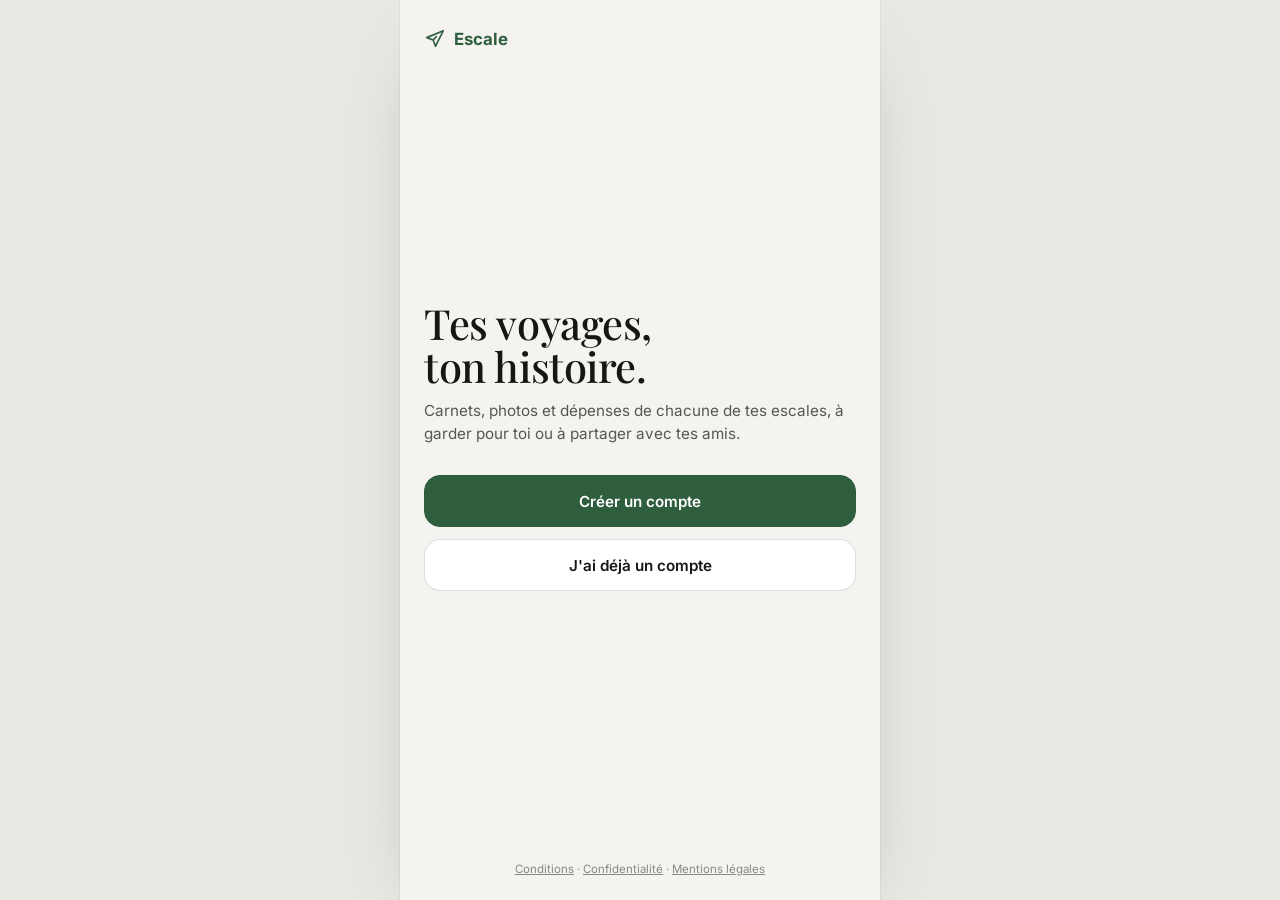
<file: index.html>
<!doctype html>
<html lang="fr">
<head>
<meta charset="utf-8">
<meta name="viewport" content="width=device-width,initial-scale=1,viewport-fit=cover">
<title>Escale</title>
<meta name="description" content="Escale, ton carnet de voyage : souvenirs, photos et dépenses, à garder pour toi ou à partager avec tes amis.">
<meta name="theme-color" content="#F4F3EF">
<meta name="referrer" content="strict-origin-when-cross-origin">
<meta name="apple-mobile-web-app-capable" content="yes">
<meta name="mobile-web-app-capable" content="yes">
<meta name="apple-mobile-web-app-status-bar-style" content="default">
<meta name="apple-mobile-web-app-title" content="Escale">
<link rel="manifest" href="manifest.webmanifest">
<link rel="icon" href="icons/icon-192.png" sizes="192x192">
<link rel="apple-touch-icon" href="icons/apple-touch-icon.png">
<link rel="stylesheet" href="css/fonts.css">
<link rel="stylesheet" href="css/app.css">
</head>
<body>
<div class="phone" id="phone">
  <section class="screen" id="s-home" aria-label="Accueil"></section>
  <section class="screen" id="s-carnets" hidden aria-label="Mes voyages"></section>
  <section class="screen" id="s-fil" hidden aria-label="Fil"></section>
  <section class="screen" id="s-profil" hidden aria-label="Profil"></section>
  <section class="screen" id="s-ami" hidden aria-label="Profil d'un membre"></section>
  <section class="screen" id="s-journal" hidden aria-label="Journal"></section>
  <section class="screen" id="s-carte" hidden aria-label="Carte"></section>
  <section class="screen" id="s-carnet" hidden aria-label="Voyage"></section>
  <section class="screen" id="s-depenses" hidden aria-label="Mes dépenses"></section>
  <section class="screen" id="s-ia" hidden aria-label="Assistant">
    <div class="navrow"><button class="iconbtn" data-act="back" aria-label="Retour"><svg viewBox="0 0 24 24" fill="none" stroke="currentColor" stroke-width="2"><path d="M15 5l-7 7 7 7"/></svg></button><button class="link" id="clearChat">Effacer</button></div>
    <h1 class="bigtitle sans">Assistant</h1><p class="caps" style="margin-top:6px">Tes voyages, tes comptes</p>
    <div class="scope" id="scope"></div>
    <div class="chat" id="chat" aria-live="polite"></div>
  </section>
  <div class="askbar" id="askbar" hidden>
    <div class="sugg" id="sugg"></div>
    <form id="askForm"><label for="askIn" class="sr">Ta question</label><input id="askIn" maxlength="500" placeholder="Une question sur tes voyages…" autocomplete="off"><button id="askBtn" aria-label="Envoyer"><svg viewBox="0 0 24 24" fill="none" stroke="currentColor" stroke-width="2"><path d="M12 19V5M6 11l6-6 6 6"/></svg></button></form>
  </div>
  <div class="dock" id="dock" hidden></div>
  <nav aria-label="Navigation">
    <button data-go="home" class="on"><i><svg class="o" viewBox="0 0 24 24" fill="none" stroke="currentColor" stroke-width="1.8" stroke-linejoin="round"><path d="M4 10.5L12 4l8 6.5V19a1.5 1.5 0 0 1-1.5 1.5H15v-5.5a3 3 0 0 0-6 0v5.5H5.5A1.5 1.5 0 0 1 4 19z"/></svg><svg class="f" viewBox="0 0 24 24" fill="currentColor"><path d="M3.2 10.6L12 3.4l8.8 7.2V19a2 2 0 0 1-2 2H15v-5.5a3 3 0 0 0-6 0V21H5.2a2 2 0 0 1-2-2z"/></svg></i><span class="lb">Accueil</span></button>
    <button data-go="carnets"><i><svg viewBox="0 0 24 24" fill="none" stroke="currentColor" stroke-width="1.8" stroke-linejoin="round"><rect x="3.5" y="7" width="17" height="13" rx="2.5"/><path d="M9 7V5.5A1.5 1.5 0 0 1 10.5 4h3A1.5 1.5 0 0 1 15 5.5V7M8 7v13M16 7v13"/></svg></i><span class="lb">Voyages</span></button>
    <button data-go="carte"><i><svg viewBox="0 0 24 24" fill="none" stroke="currentColor" stroke-width="1.8" stroke-linejoin="round" stroke-linecap="round"><path d="M9 5L3.5 7v12.5L9 17.5l6 2 5.5-2V5L15 7z"/><path d="M9 5v12.5M15 7v4"/><path d="M17.5 13.2c0 2-2.5 4.3-2.5 4.3s-2.5-2.3-2.5-4.3a2.5 2.5 0 0 1 5 0z" fill="#fff"/><circle cx="15" cy="13.2" r=".9" fill="currentColor" stroke="none"/></svg></i><span class="lb">Carte</span></button>
    <button data-go="fil"><i><svg viewBox="0 0 24 24" fill="none" stroke="currentColor" stroke-width="1.8" stroke-linecap="round"><rect x="4" y="4" width="16" height="16" rx="3.5"/><path d="M8 9h8M8 12.5h8M8 16h5"/></svg></i><span class="lb">Fil</span></button>
    <button data-go="profil"><i><svg viewBox="0 0 24 24" fill="none" stroke="currentColor" stroke-width="1.8" stroke-linecap="round"><circle cx="12" cy="8" r="4"/><path d="M4.5 20.5c.6-4.2 3.6-6.5 7.5-6.5s6.9 2.3 7.5 6.5"/></svg></i><span class="lb">Profil</span></button>
  </nav>
  <button class="fab" id="fab" data-act="plusMenu" aria-label="Ajouter"><svg viewBox="0 0 24 24" fill="none" stroke="currentColor" stroke-width="2"><path d="M12 5v14M5 12h14"/></svg></button>
  <div class="scrim" id="scrim" hidden></div>
  <div class="panel" id="panel" role="dialog" aria-modal="true"></div>
  <div class="gate" id="gate" hidden></div>
  <div class="toast" id="toast" role="status" aria-live="polite"></div>
  <div class="offline-bar" role="status">Hors connexion : tu peux continuer à noter tes dépenses, elles seront envoyées au retour du réseau.</div>
  <input type="file" id="file" accept="image/*" hidden>
  <input type="file" id="scanfile" accept="image/*" capture="environment" hidden>
  <div class="splash" id="splash"><span class="brand">Escale</span><span class="caps">Tes voyages, ton histoire</span></div>
</div>
<noscript>Escale a besoin de JavaScript pour fonctionner.</noscript>
<script src="js/config.js"></script>
<script src="vendor/supabase.js"></script>
<script src="vendor/gsap.min.js" defer></script>
<script src="vendor/d3.min.js"></script>
<script src="vendor/topojson-client.min.js"></script>
<script src="vendor/jszip.min.js" defer></script>
<script src="js/world.js"></script>
<script src="js/ref.js"></script>
<script src="js/store.js"></script>
<script src="js/ui.js"></script>
<script src="js/comptes.js"></script>
<script src="js/v12.js"></script>
<script src="js/social.js"></script>
<script src="js/auth.js"></script>
</body>
</html>
</file>
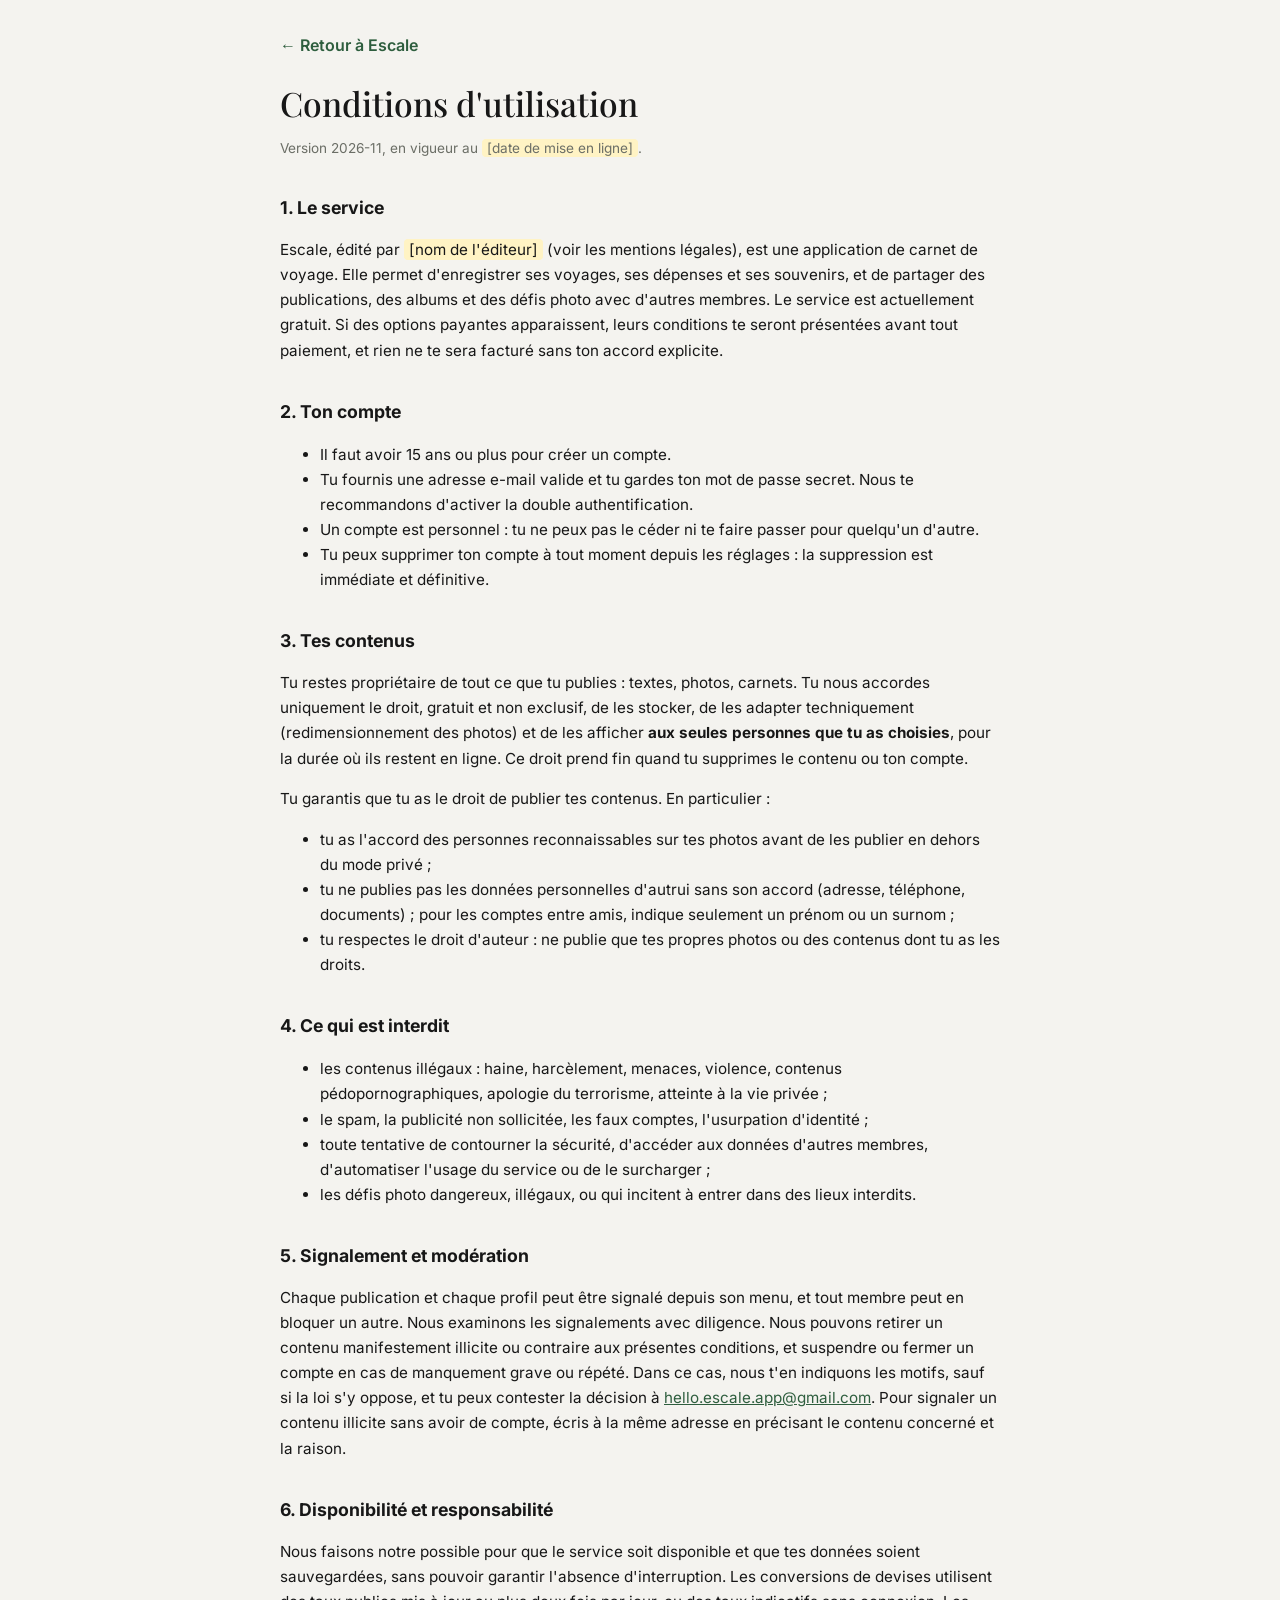
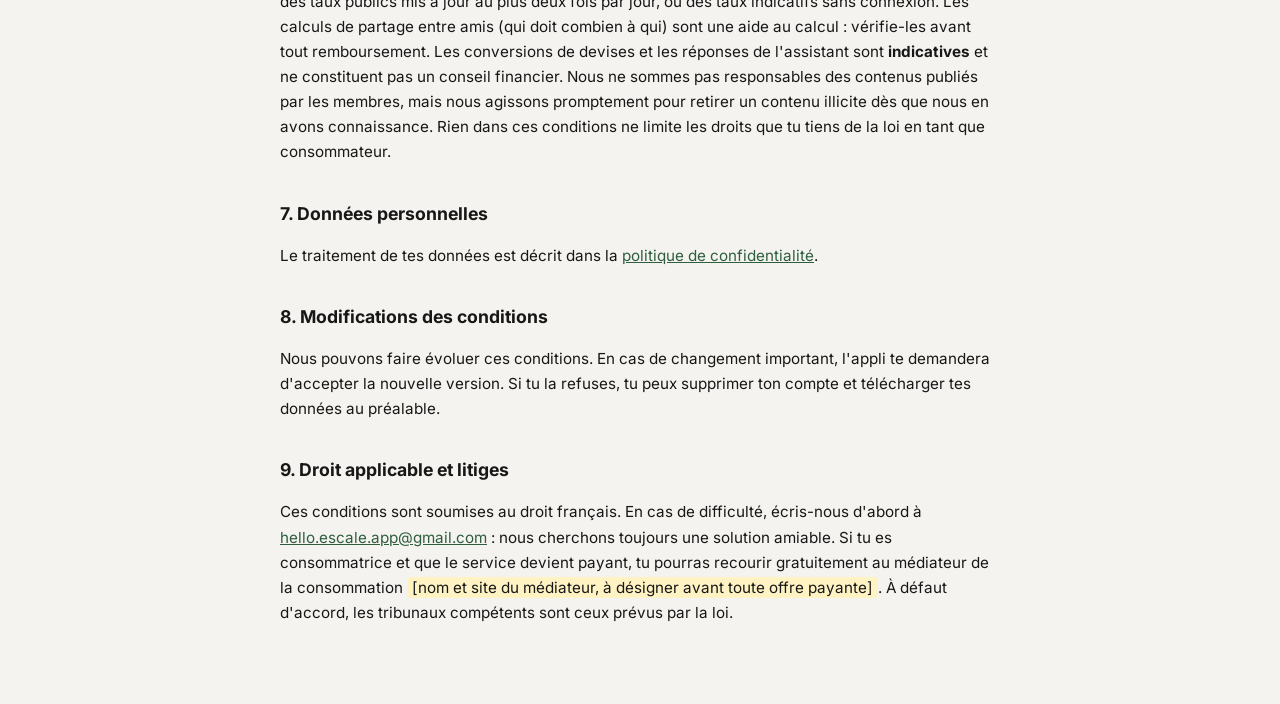
<file: legal/cgu.html>
<!doctype html>
<html lang="fr">
<head>
<meta charset="utf-8"><meta name="viewport" content="width=device-width,initial-scale=1">
<title>Conditions d'utilisation, Escale</title>
<link rel="stylesheet" href="../css/fonts.css"><link rel="stylesheet" href="legal.css">
</head>
<body><main>
<a class="back" href="../">← Retour à Escale</a>
<h1>Conditions d'utilisation</h1>
<p class="maj">Version 2026-11, en vigueur au <span class="todo">[date de mise en ligne]</span>.</p>

<h2>1. Le service</h2>
<p>Escale, édité par <span class="todo">[nom de l'éditeur]</span> (voir les mentions légales), est une application de carnet de voyage. Elle permet d'enregistrer ses voyages, ses dépenses et ses souvenirs, et de partager des publications, des albums et des défis photo avec d'autres membres. Le service est actuellement gratuit. Si des options payantes apparaissent, leurs conditions te seront présentées avant tout paiement, et rien ne te sera facturé sans ton accord explicite.</p>

<h2>2. Ton compte</h2>
<ul>
<li>Il faut avoir 15 ans ou plus pour créer un compte.</li>
<li>Tu fournis une adresse e-mail valide et tu gardes ton mot de passe secret. Nous te recommandons d'activer la double authentification.</li>
<li>Un compte est personnel : tu ne peux pas le céder ni te faire passer pour quelqu'un d'autre.</li>
<li>Tu peux supprimer ton compte à tout moment depuis les réglages : la suppression est immédiate et définitive.</li>
</ul>

<h2>3. Tes contenus</h2>
<p>Tu restes propriétaire de tout ce que tu publies : textes, photos, carnets. Tu nous accordes uniquement le droit, gratuit et non exclusif, de les stocker, de les adapter techniquement (redimensionnement des photos) et de les afficher <b>aux seules personnes que tu as choisies</b>, pour la durée où ils restent en ligne. Ce droit prend fin quand tu supprimes le contenu ou ton compte.</p>
<p>Tu garantis que tu as le droit de publier tes contenus. En particulier :</p>
<ul>
<li>tu as l'accord des personnes reconnaissables sur tes photos avant de les publier en dehors du mode privé ;</li>
<li>tu ne publies pas les données personnelles d'autrui sans son accord (adresse, téléphone, documents) ; pour les comptes entre amis, indique seulement un prénom ou un surnom ;</li>
<li>tu respectes le droit d'auteur : ne publie que tes propres photos ou des contenus dont tu as les droits.</li>
</ul>

<h2>4. Ce qui est interdit</h2>
<ul>
<li>les contenus illégaux : haine, harcèlement, menaces, violence, contenus pédopornographiques, apologie du terrorisme, atteinte à la vie privée ;</li>
<li>le spam, la publicité non sollicitée, les faux comptes, l'usurpation d'identité ;</li>
<li>toute tentative de contourner la sécurité, d'accéder aux données d'autres membres, d'automatiser l'usage du service ou de le surcharger ;</li>
<li>les défis photo dangereux, illégaux, ou qui incitent à entrer dans des lieux interdits.</li>
</ul>

<h2>5. Signalement et modération</h2>
<p>Chaque publication et chaque profil peut être signalé depuis son menu, et tout membre peut en bloquer un autre. Nous examinons les signalements avec diligence. Nous pouvons retirer un contenu manifestement illicite ou contraire aux présentes conditions, et suspendre ou fermer un compte en cas de manquement grave ou répété. Dans ce cas, nous t'en indiquons les motifs, sauf si la loi s'y oppose, et tu peux contester la décision à <a href="mailto:hello.escale.app@gmail.com">hello.escale.app@gmail.com</a>. Pour signaler un contenu illicite sans avoir de compte, écris à la même adresse en précisant le contenu concerné et la raison.</p>

<h2>6. Disponibilité et responsabilité</h2>
<p>Nous faisons notre possible pour que le service soit disponible et que tes données soient sauvegardées, sans pouvoir garantir l'absence d'interruption. Les conversions de devises utilisent des taux publics mis à jour au plus deux fois par jour, ou des taux indicatifs sans connexion. Les calculs de partage entre amis (qui doit combien à qui) sont une aide au calcul : vérifie-les avant tout remboursement. Les conversions de devises et les réponses de l'assistant sont <b>indicatives</b> et ne constituent pas un conseil financier. Nous ne sommes pas responsables des contenus publiés par les membres, mais nous agissons promptement pour retirer un contenu illicite dès que nous en avons connaissance. Rien dans ces conditions ne limite les droits que tu tiens de la loi en tant que consommateur.</p>

<h2>7. Données personnelles</h2>
<p>Le traitement de tes données est décrit dans la <a href="confidentialite.html">politique de confidentialité</a>.</p>

<h2>8. Modifications des conditions</h2>
<p>Nous pouvons faire évoluer ces conditions. En cas de changement important, l'appli te demandera d'accepter la nouvelle version. Si tu la refuses, tu peux supprimer ton compte et télécharger tes données au préalable.</p>

<h2>9. Droit applicable et litiges</h2>
<p>Ces conditions sont soumises au droit français. En cas de difficulté, écris-nous d'abord à <a href="mailto:hello.escale.app@gmail.com">hello.escale.app@gmail.com</a> : nous cherchons toujours une solution amiable. Si tu es consommatrice et que le service devient payant, tu pourras recourir gratuitement au médiateur de la consommation <span class="todo">[nom et site du médiateur, à désigner avant toute offre payante]</span>. À défaut d'accord, les tribunaux compétents sont ceux prévus par la loi.</p>
</main></body></html>
</file>
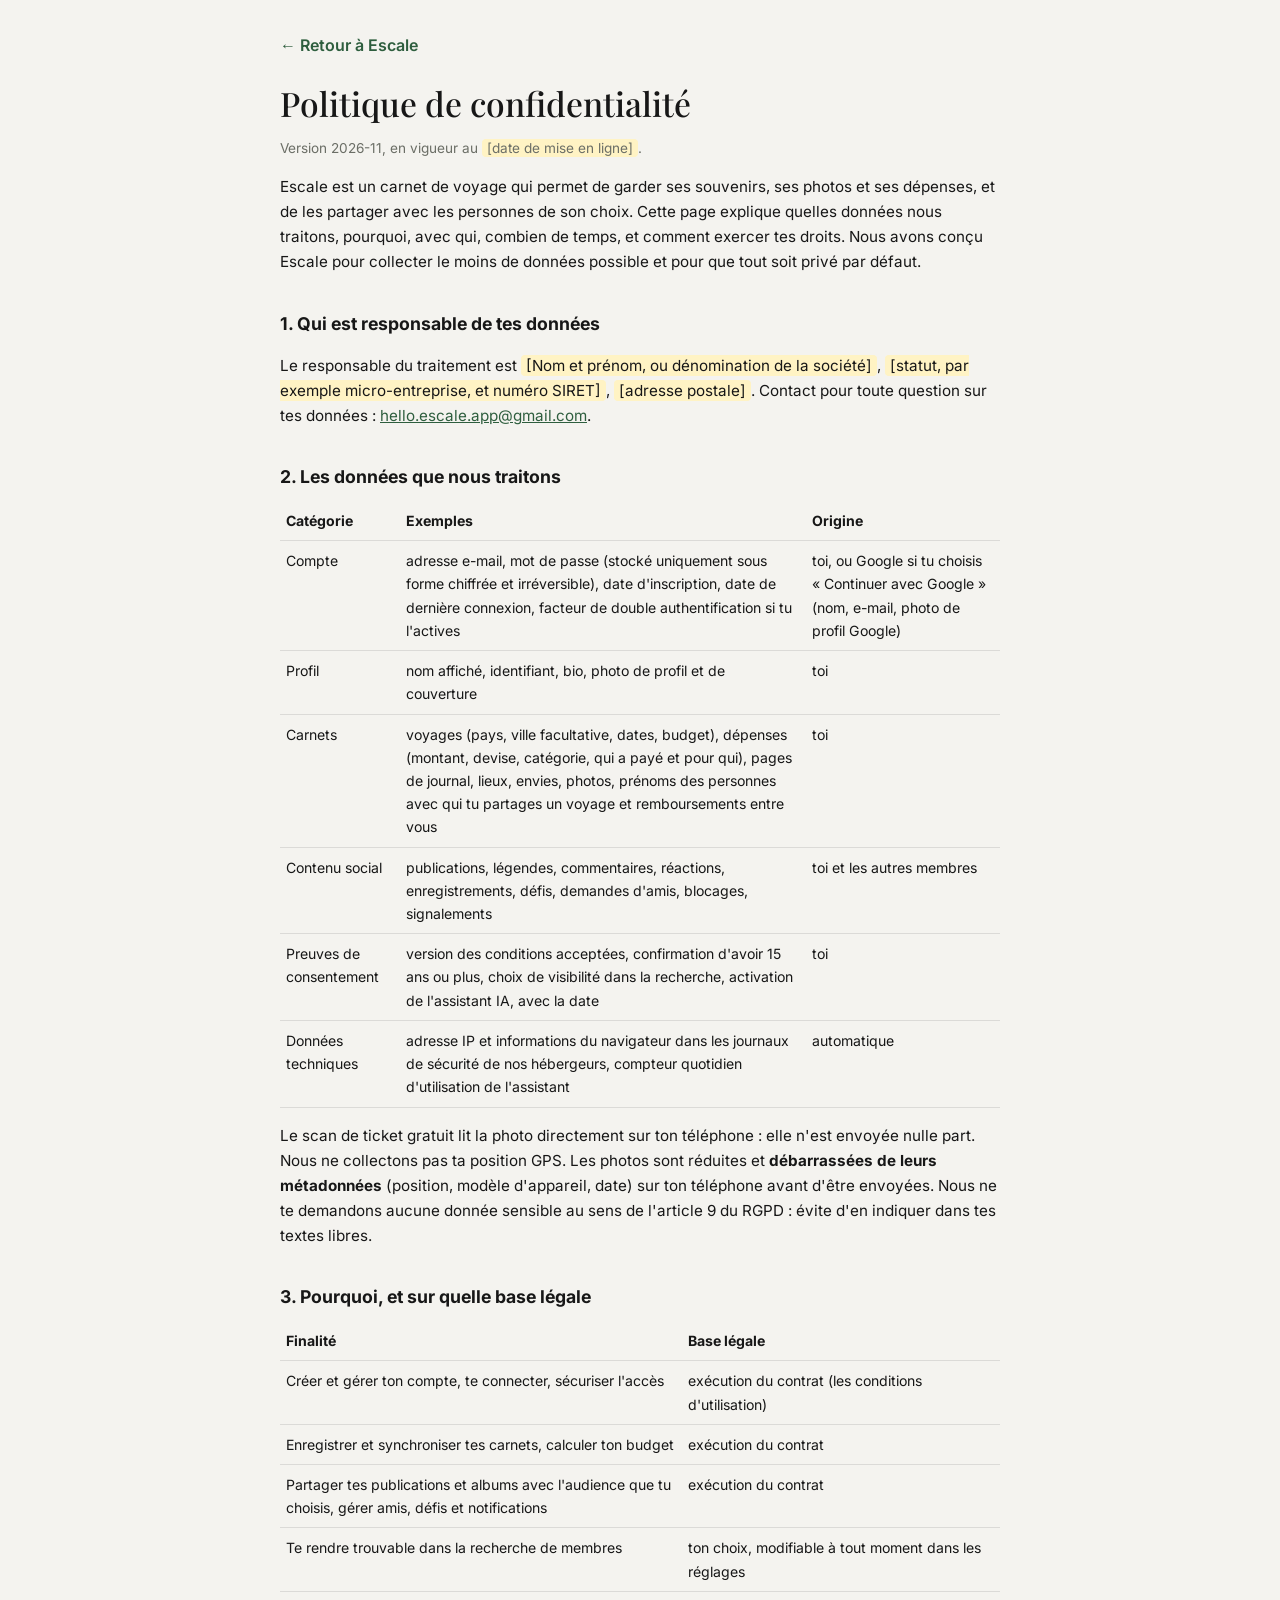
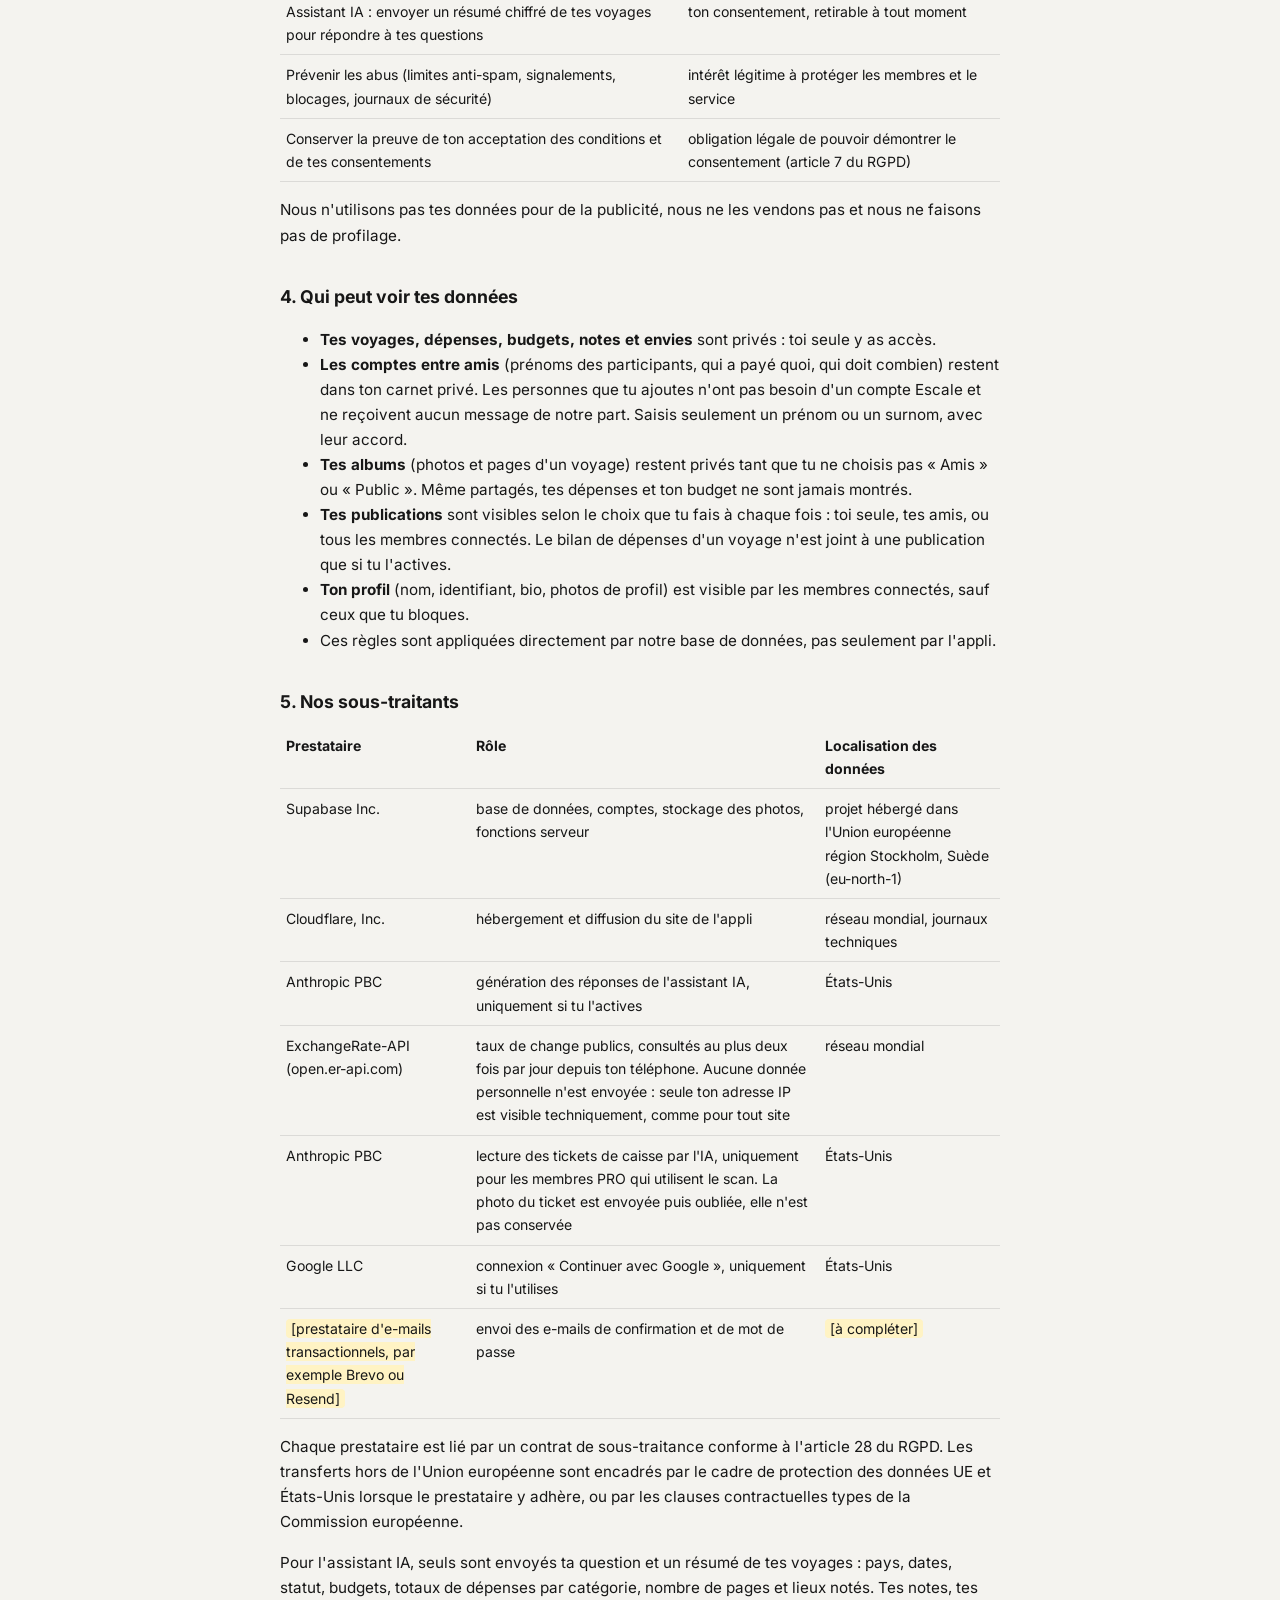
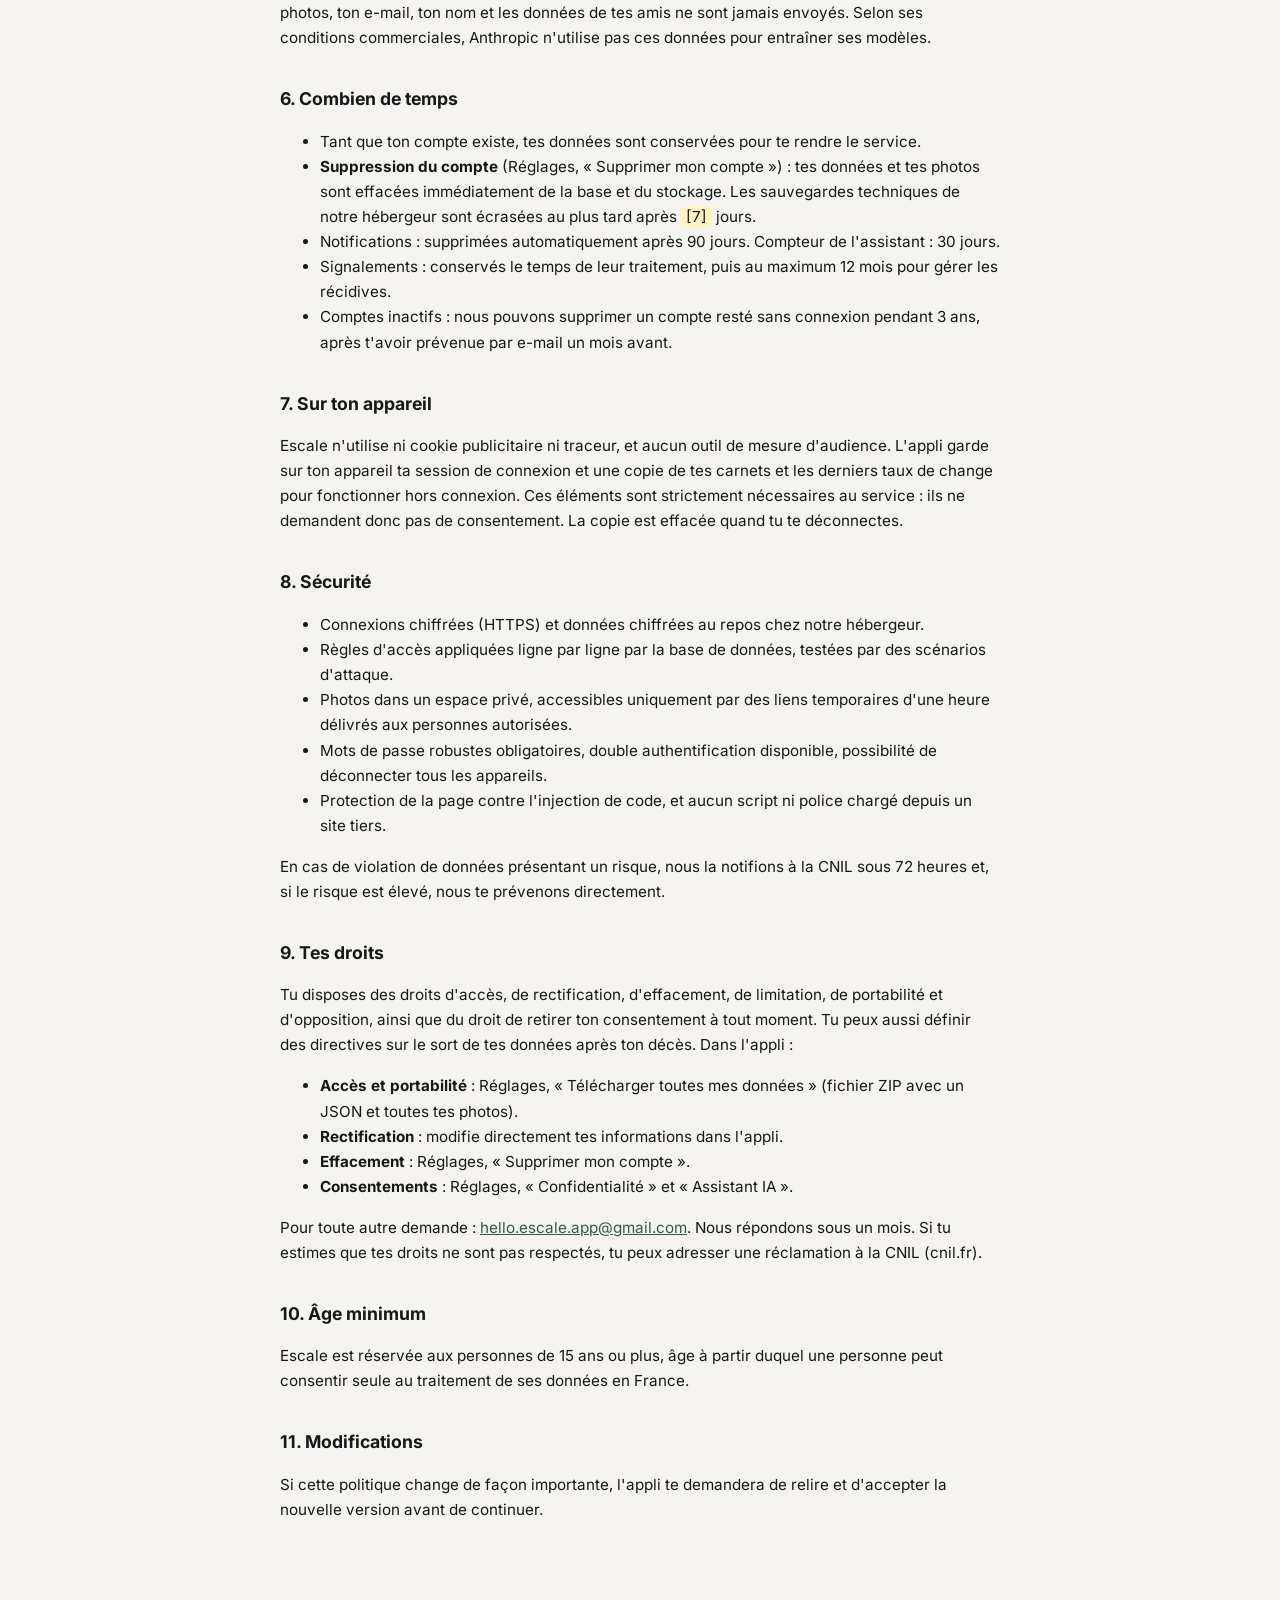
<file: legal/confidentialite.html>
<!doctype html>
<html lang="fr">
<head>
<meta charset="utf-8"><meta name="viewport" content="width=device-width,initial-scale=1">
<title>Politique de confidentialité, Escale</title>
<link rel="stylesheet" href="../css/fonts.css"><link rel="stylesheet" href="legal.css">
</head>
<body><main>
<a class="back" href="../">← Retour à Escale</a>
<h1>Politique de confidentialité</h1>
<p class="maj">Version 2026-11, en vigueur au <span class="todo">[date de mise en ligne]</span>.</p>

<p>Escale est un carnet de voyage qui permet de garder ses souvenirs, ses photos et ses dépenses, et de les partager avec les personnes de son choix. Cette page explique quelles données nous traitons, pourquoi, avec qui, combien de temps, et comment exercer tes droits. Nous avons conçu Escale pour collecter le moins de données possible et pour que tout soit privé par défaut.</p>

<h2>1. Qui est responsable de tes données</h2>
<p>Le responsable du traitement est <span class="todo">[Nom et prénom, ou dénomination de la société]</span>, <span class="todo">[statut, par exemple micro-entreprise, et numéro SIRET]</span>, <span class="todo">[adresse postale]</span>. Contact pour toute question sur tes données : <a href="mailto:hello.escale.app@gmail.com">hello.escale.app@gmail.com</a>.</p>

<h2>2. Les données que nous traitons</h2>
<table>
<tr><th>Catégorie</th><th>Exemples</th><th>Origine</th></tr>
<tr><td>Compte</td><td>adresse e-mail, mot de passe (stocké uniquement sous forme chiffrée et irréversible), date d'inscription, date de dernière connexion, facteur de double authentification si tu l'actives</td><td>toi, ou Google si tu choisis « Continuer avec Google » (nom, e-mail, photo de profil Google)</td></tr>
<tr><td>Profil</td><td>nom affiché, identifiant, bio, photo de profil et de couverture</td><td>toi</td></tr>
<tr><td>Carnets</td><td>voyages (pays, ville facultative, dates, budget), dépenses (montant, devise, catégorie, qui a payé et pour qui), pages de journal, lieux, envies, photos, prénoms des personnes avec qui tu partages un voyage et remboursements entre vous</td><td>toi</td></tr>
<tr><td>Contenu social</td><td>publications, légendes, commentaires, réactions, enregistrements, défis, demandes d'amis, blocages, signalements</td><td>toi et les autres membres</td></tr>
<tr><td>Preuves de consentement</td><td>version des conditions acceptées, confirmation d'avoir 15 ans ou plus, choix de visibilité dans la recherche, activation de l'assistant IA, avec la date</td><td>toi</td></tr>
<tr><td>Données techniques</td><td>adresse IP et informations du navigateur dans les journaux de sécurité de nos hébergeurs, compteur quotidien d'utilisation de l'assistant</td><td>automatique</td></tr>
</table>
<p>Le scan de ticket gratuit lit la photo directement sur ton téléphone : elle n'est envoyée nulle part. Nous ne collectons pas ta position GPS. Les photos sont réduites et <b>débarrassées de leurs métadonnées</b> (position, modèle d'appareil, date) sur ton téléphone avant d'être envoyées. Nous ne te demandons aucune donnée sensible au sens de l'article 9 du RGPD : évite d'en indiquer dans tes textes libres.</p>

<h2>3. Pourquoi, et sur quelle base légale</h2>
<table>
<tr><th>Finalité</th><th>Base légale</th></tr>
<tr><td>Créer et gérer ton compte, te connecter, sécuriser l'accès</td><td>exécution du contrat (les conditions d'utilisation)</td></tr>
<tr><td>Enregistrer et synchroniser tes carnets, calculer ton budget</td><td>exécution du contrat</td></tr>
<tr><td>Partager tes publications et albums avec l'audience que tu choisis, gérer amis, défis et notifications</td><td>exécution du contrat</td></tr>
<tr><td>Te rendre trouvable dans la recherche de membres</td><td>ton choix, modifiable à tout moment dans les réglages</td></tr>
<tr><td>Assistant IA : envoyer un résumé chiffré de tes voyages pour répondre à tes questions</td><td>ton consentement, retirable à tout moment</td></tr>
<tr><td>Prévenir les abus (limites anti-spam, signalements, blocages, journaux de sécurité)</td><td>intérêt légitime à protéger les membres et le service</td></tr>
<tr><td>Conserver la preuve de ton acceptation des conditions et de tes consentements</td><td>obligation légale de pouvoir démontrer le consentement (article 7 du RGPD)</td></tr>
</table>
<p>Nous n'utilisons pas tes données pour de la publicité, nous ne les vendons pas et nous ne faisons pas de profilage.</p>

<h2>4. Qui peut voir tes données</h2>
<ul>
<li><b>Tes voyages, dépenses, budgets, notes et envies</b> sont privés : toi seule y as accès.</li>
<li><b>Les comptes entre amis</b> (prénoms des participants, qui a payé quoi, qui doit combien) restent dans ton carnet privé. Les personnes que tu ajoutes n'ont pas besoin d'un compte Escale et ne reçoivent aucun message de notre part. Saisis seulement un prénom ou un surnom, avec leur accord.</li>
<li><b>Tes albums</b> (photos et pages d'un voyage) restent privés tant que tu ne choisis pas « Amis » ou « Public ». Même partagés, tes dépenses et ton budget ne sont jamais montrés.</li>
<li><b>Tes publications</b> sont visibles selon le choix que tu fais à chaque fois : toi seule, tes amis, ou tous les membres connectés. Le bilan de dépenses d'un voyage n'est joint à une publication que si tu l'actives.</li>
<li><b>Ton profil</b> (nom, identifiant, bio, photos de profil) est visible par les membres connectés, sauf ceux que tu bloques.</li>
<li>Ces règles sont appliquées directement par notre base de données, pas seulement par l'appli.</li>
</ul>

<h2>5. Nos sous-traitants</h2>
<table>
<tr><th>Prestataire</th><th>Rôle</th><th>Localisation des données</th></tr>
<tr><td>Supabase Inc.</td><td>base de données, comptes, stockage des photos, fonctions serveur</td><td>projet hébergé dans l'Union européenne région Stockholm, Suède (eu-north-1)</td></tr>
<tr><td>Cloudflare, Inc.</td><td>hébergement et diffusion du site de l'appli</td><td>réseau mondial, journaux techniques</td></tr>
<tr><td>Anthropic PBC</td><td>génération des réponses de l'assistant IA, uniquement si tu l'actives</td><td>États-Unis</td></tr>
<tr><td>ExchangeRate-API (open.er-api.com)</td><td>taux de change publics, consultés au plus deux fois par jour depuis ton téléphone. Aucune donnée personnelle n'est envoyée : seule ton adresse IP est visible techniquement, comme pour tout site</td><td>réseau mondial</td></tr>
<tr><td>Anthropic PBC</td><td>lecture des tickets de caisse par l'IA, uniquement pour les membres PRO qui utilisent le scan. La photo du ticket est envoyée puis oubliée, elle n'est pas conservée</td><td>États-Unis</td></tr>
<tr><td>Google LLC</td><td>connexion « Continuer avec Google », uniquement si tu l'utilises</td><td>États-Unis</td></tr>
<tr><td><span class="todo">[prestataire d'e-mails transactionnels, par exemple Brevo ou Resend]</span></td><td>envoi des e-mails de confirmation et de mot de passe</td><td><span class="todo">[à compléter]</span></td></tr>
</table>
<p>Chaque prestataire est lié par un contrat de sous-traitance conforme à l'article 28 du RGPD. Les transferts hors de l'Union européenne sont encadrés par le cadre de protection des données UE et États-Unis lorsque le prestataire y adhère, ou par les clauses contractuelles types de la Commission européenne.</p>
<p>Pour l'assistant IA, seuls sont envoyés ta question et un résumé de tes voyages : pays, dates, statut, budgets, totaux de dépenses par catégorie, nombre de pages et lieux notés. Tes notes, tes photos, ton e-mail, ton nom et les données de tes amis ne sont jamais envoyés. Selon ses conditions commerciales, Anthropic n'utilise pas ces données pour entraîner ses modèles.</p>

<h2>6. Combien de temps</h2>
<ul>
<li>Tant que ton compte existe, tes données sont conservées pour te rendre le service.</li>
<li><b>Suppression du compte</b> (Réglages, « Supprimer mon compte ») : tes données et tes photos sont effacées immédiatement de la base et du stockage. Les sauvegardes techniques de notre hébergeur sont écrasées au plus tard après <span class="todo">[7]</span> jours.</li>
<li>Notifications : supprimées automatiquement après 90 jours. Compteur de l'assistant : 30 jours.</li>
<li>Signalements : conservés le temps de leur traitement, puis au maximum 12 mois pour gérer les récidives.</li>
<li>Comptes inactifs : nous pouvons supprimer un compte resté sans connexion pendant 3 ans, après t'avoir prévenue par e-mail un mois avant.</li>
</ul>

<h2>7. Sur ton appareil</h2>
<p>Escale n'utilise ni cookie publicitaire ni traceur, et aucun outil de mesure d'audience. L'appli garde sur ton appareil ta session de connexion et une copie de tes carnets et les derniers taux de change pour fonctionner hors connexion. Ces éléments sont strictement nécessaires au service : ils ne demandent donc pas de consentement. La copie est effacée quand tu te déconnectes.</p>

<h2>8. Sécurité</h2>
<ul>
<li>Connexions chiffrées (HTTPS) et données chiffrées au repos chez notre hébergeur.</li>
<li>Règles d'accès appliquées ligne par ligne par la base de données, testées par des scénarios d'attaque.</li>
<li>Photos dans un espace privé, accessibles uniquement par des liens temporaires d'une heure délivrés aux personnes autorisées.</li>
<li>Mots de passe robustes obligatoires, double authentification disponible, possibilité de déconnecter tous les appareils.</li>
<li>Protection de la page contre l'injection de code, et aucun script ni police chargé depuis un site tiers.</li>
</ul>
<p>En cas de violation de données présentant un risque, nous la notifions à la CNIL sous 72 heures et, si le risque est élevé, nous te prévenons directement.</p>

<h2>9. Tes droits</h2>
<p>Tu disposes des droits d'accès, de rectification, d'effacement, de limitation, de portabilité et d'opposition, ainsi que du droit de retirer ton consentement à tout moment. Tu peux aussi définir des directives sur le sort de tes données après ton décès. Dans l'appli :</p>
<ul>
<li><b>Accès et portabilité</b> : Réglages, « Télécharger toutes mes données » (fichier ZIP avec un JSON et toutes tes photos).</li>
<li><b>Rectification</b> : modifie directement tes informations dans l'appli.</li>
<li><b>Effacement</b> : Réglages, « Supprimer mon compte ».</li>
<li><b>Consentements</b> : Réglages, « Confidentialité » et « Assistant IA ».</li>
</ul>
<p>Pour toute autre demande : <a href="mailto:hello.escale.app@gmail.com">hello.escale.app@gmail.com</a>. Nous répondons sous un mois. Si tu estimes que tes droits ne sont pas respectés, tu peux adresser une réclamation à la CNIL (cnil.fr).</p>

<h2>10. Âge minimum</h2>
<p>Escale est réservée aux personnes de 15 ans ou plus, âge à partir duquel une personne peut consentir seule au traitement de ses données en France.</p>

<h2>11. Modifications</h2>
<p>Si cette politique change de façon importante, l'appli te demandera de relire et d'accepter la nouvelle version avant de continuer.</p>
</main></body></html>
</file>
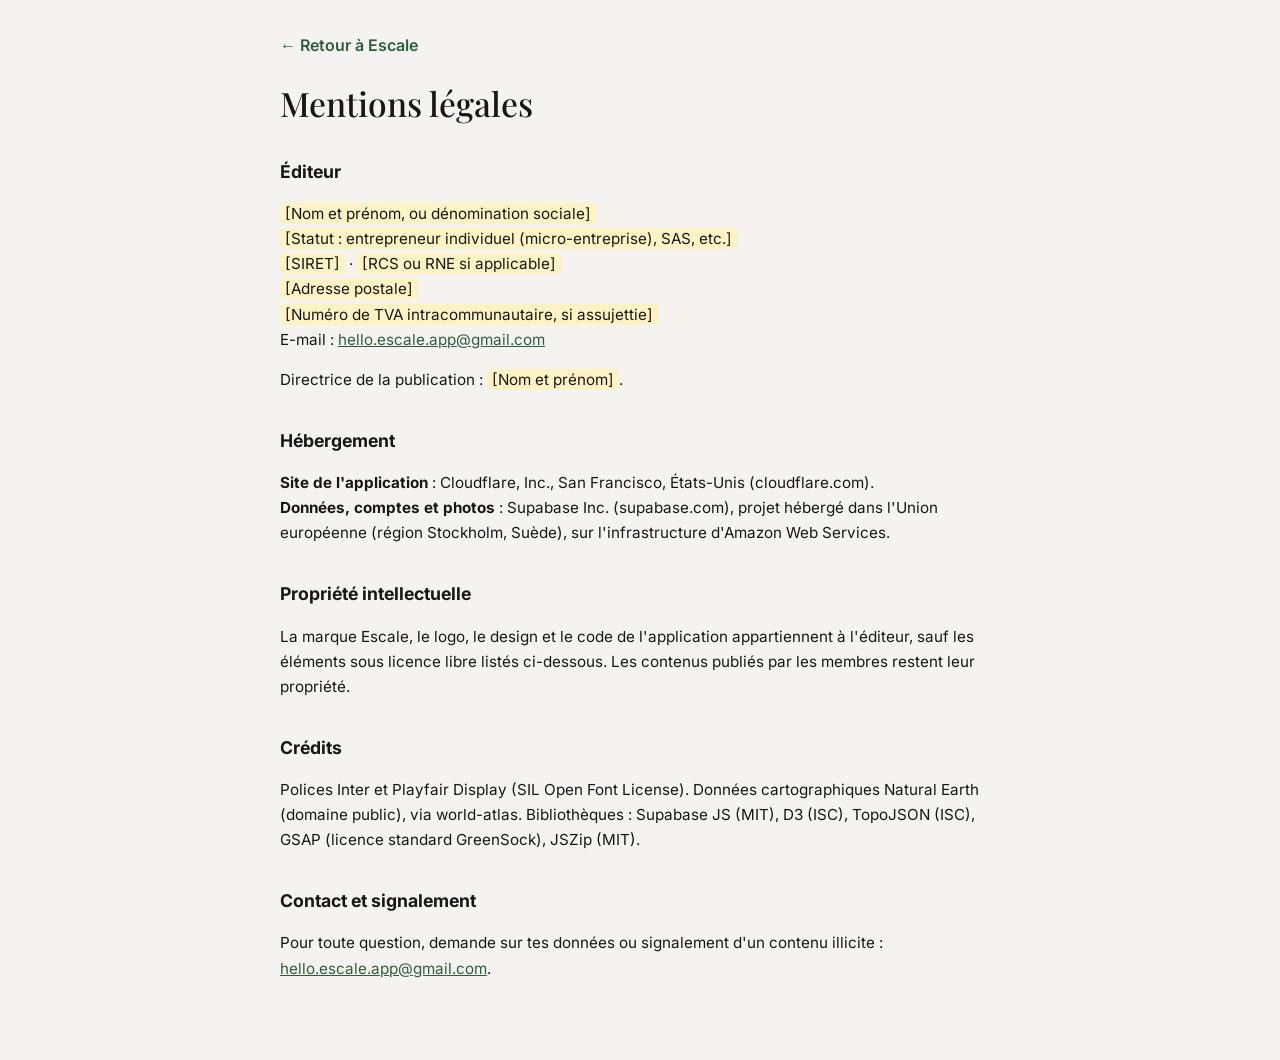
<file: legal/mentions-legales.html>
<!doctype html>
<html lang="fr">
<head>
<meta charset="utf-8"><meta name="viewport" content="width=device-width,initial-scale=1">
<title>Mentions légales, Escale</title>
<link rel="stylesheet" href="../css/fonts.css"><link rel="stylesheet" href="legal.css">
</head>
<body><main>
<a class="back" href="../">← Retour à Escale</a>
<h1>Mentions légales</h1>

<h2>Éditeur</h2>
<p><span class="todo">[Nom et prénom, ou dénomination sociale]</span><br>
<span class="todo">[Statut : entrepreneur individuel (micro-entreprise), SAS, etc.]</span><br>
<span class="todo">[SIRET]</span> · <span class="todo">[RCS ou RNE si applicable]</span><br>
<span class="todo">[Adresse postale]</span><br>
<span class="todo">[Numéro de TVA intracommunautaire, si assujettie]</span><br>
E-mail : <a href="mailto:hello.escale.app@gmail.com">hello.escale.app@gmail.com</a></p>
<p>Directrice de la publication : <span class="todo">[Nom et prénom]</span>.</p>

<h2>Hébergement</h2>
<p><b>Site de l'application</b> : Cloudflare, Inc., San Francisco, États-Unis (cloudflare.com).<br>
<b>Données, comptes et photos</b> : Supabase Inc. (supabase.com), projet hébergé dans l'Union européenne (région Stockholm, Suède), sur l'infrastructure d'Amazon Web Services.</p>

<h2>Propriété intellectuelle</h2>
<p>La marque Escale, le logo, le design et le code de l'application appartiennent à l'éditeur, sauf les éléments sous licence libre listés ci-dessous. Les contenus publiés par les membres restent leur propriété.</p>

<h2>Crédits</h2>
<p>Polices Inter et Playfair Display (SIL Open Font License). Données cartographiques Natural Earth (domaine public), via world-atlas. Bibliothèques : Supabase JS (MIT), D3 (ISC), TopoJSON (ISC), GSAP (licence standard GreenSock), JSZip (MIT).</p>

<h2>Contact et signalement</h2>
<p>Pour toute question, demande sur tes données ou signalement d'un contenu illicite : <a href="mailto:hello.escale.app@gmail.com">hello.escale.app@gmail.com</a>.</p>
</main></body></html>
</file>
<file: css/fonts.css>
/* Polices hébergées sur le site (aucune requête vers Google, conforme RGPD). Licence SIL Open Font License : voir fonts/LICENSE-*.txt */
@font-face{font-family:'Inter';font-style:normal;font-display:swap;font-weight:400;src:url(../fonts/inter-latin-ext-400-normal.woff2) format('woff2');unicode-range:U+0100-02BA,U+02BD-02C5,U+02C7-02CC,U+02CE-02D7,U+02DD-02FF,U+0304,U+0308,U+0329,U+1D00-1DBF,U+1E00-1E9F,U+1EF2-1EFF,U+2020,U+20A0-20AB,U+20AD-20C0,U+2113,U+2C60-2C7F,U+A720-A7FF;}
@font-face{font-family:'Inter';font-style:normal;font-display:swap;font-weight:500;src:url(../fonts/inter-latin-ext-500-normal.woff2) format('woff2');unicode-range:U+0100-02BA,U+02BD-02C5,U+02C7-02CC,U+02CE-02D7,U+02DD-02FF,U+0304,U+0308,U+0329,U+1D00-1DBF,U+1E00-1E9F,U+1EF2-1EFF,U+2020,U+20A0-20AB,U+20AD-20C0,U+2113,U+2C60-2C7F,U+A720-A7FF;}
@font-face{font-family:'Inter';font-style:normal;font-display:swap;font-weight:600;src:url(../fonts/inter-latin-ext-600-normal.woff2) format('woff2');unicode-range:U+0100-02BA,U+02BD-02C5,U+02C7-02CC,U+02CE-02D7,U+02DD-02FF,U+0304,U+0308,U+0329,U+1D00-1DBF,U+1E00-1E9F,U+1EF2-1EFF,U+2020,U+20A0-20AB,U+20AD-20C0,U+2113,U+2C60-2C7F,U+A720-A7FF;}
@font-face{font-family:'Inter';font-style:normal;font-display:swap;font-weight:700;src:url(../fonts/inter-latin-ext-700-normal.woff2) format('woff2');unicode-range:U+0100-02BA,U+02BD-02C5,U+02C7-02CC,U+02CE-02D7,U+02DD-02FF,U+0304,U+0308,U+0329,U+1D00-1DBF,U+1E00-1E9F,U+1EF2-1EFF,U+2020,U+20A0-20AB,U+20AD-20C0,U+2113,U+2C60-2C7F,U+A720-A7FF;}
@font-face{font-family:'Inter';font-style:normal;font-display:swap;font-weight:400;src:url(../fonts/inter-latin-400-normal.woff2) format('woff2');unicode-range:U+0000-00FF,U+0131,U+0152-0153,U+02BB-02BC,U+02C6,U+02DA,U+02DC,U+0304,U+0308,U+0329,U+2000-206F,U+20AC,U+2122,U+2191,U+2193,U+2212,U+2215,U+FEFF,U+FFFD;}
@font-face{font-family:'Inter';font-style:normal;font-display:swap;font-weight:500;src:url(../fonts/inter-latin-500-normal.woff2) format('woff2');unicode-range:U+0000-00FF,U+0131,U+0152-0153,U+02BB-02BC,U+02C6,U+02DA,U+02DC,U+0304,U+0308,U+0329,U+2000-206F,U+20AC,U+2122,U+2191,U+2193,U+2212,U+2215,U+FEFF,U+FFFD;}
@font-face{font-family:'Inter';font-style:normal;font-display:swap;font-weight:600;src:url(../fonts/inter-latin-600-normal.woff2) format('woff2');unicode-range:U+0000-00FF,U+0131,U+0152-0153,U+02BB-02BC,U+02C6,U+02DA,U+02DC,U+0304,U+0308,U+0329,U+2000-206F,U+20AC,U+2122,U+2191,U+2193,U+2212,U+2215,U+FEFF,U+FFFD;}
@font-face{font-family:'Inter';font-style:normal;font-display:swap;font-weight:700;src:url(../fonts/inter-latin-700-normal.woff2) format('woff2');unicode-range:U+0000-00FF,U+0131,U+0152-0153,U+02BB-02BC,U+02C6,U+02DA,U+02DC,U+0304,U+0308,U+0329,U+2000-206F,U+20AC,U+2122,U+2191,U+2193,U+2212,U+2215,U+FEFF,U+FFFD;}
@font-face{font-family:'Playfair Display';font-style:normal;font-display:swap;font-weight:400;src:url(../fonts/playfair-display-latin-ext-400-normal.woff2) format('woff2');unicode-range:U+0100-02BA,U+02BD-02C5,U+02C7-02CC,U+02CE-02D7,U+02DD-02FF,U+0304,U+0308,U+0329,U+1D00-1DBF,U+1E00-1E9F,U+1EF2-1EFF,U+2020,U+20A0-20AB,U+20AD-20C0,U+2113,U+2C60-2C7F,U+A720-A7FF;}
@font-face{font-family:'Playfair Display';font-style:normal;font-display:swap;font-weight:500;src:url(../fonts/playfair-display-latin-ext-500-normal.woff2) format('woff2');unicode-range:U+0100-02BA,U+02BD-02C5,U+02C7-02CC,U+02CE-02D7,U+02DD-02FF,U+0304,U+0308,U+0329,U+1D00-1DBF,U+1E00-1E9F,U+1EF2-1EFF,U+2020,U+20A0-20AB,U+20AD-20C0,U+2113,U+2C60-2C7F,U+A720-A7FF;}
@font-face{font-family:'Playfair Display';font-style:normal;font-display:swap;font-weight:600;src:url(../fonts/playfair-display-latin-ext-600-normal.woff2) format('woff2');unicode-range:U+0100-02BA,U+02BD-02C5,U+02C7-02CC,U+02CE-02D7,U+02DD-02FF,U+0304,U+0308,U+0329,U+1D00-1DBF,U+1E00-1E9F,U+1EF2-1EFF,U+2020,U+20A0-20AB,U+20AD-20C0,U+2113,U+2C60-2C7F,U+A720-A7FF;}
@font-face{font-family:'Playfair Display';font-style:normal;font-display:swap;font-weight:400;src:url(../fonts/playfair-display-latin-400-normal.woff2) format('woff2');unicode-range:U+0000-00FF,U+0131,U+0152-0153,U+02BB-02BC,U+02C6,U+02DA,U+02DC,U+0304,U+0308,U+0329,U+2000-206F,U+20AC,U+2122,U+2191,U+2193,U+2212,U+2215,U+FEFF,U+FFFD;}
@font-face{font-family:'Playfair Display';font-style:normal;font-display:swap;font-weight:500;src:url(../fonts/playfair-display-latin-500-normal.woff2) format('woff2');unicode-range:U+0000-00FF,U+0131,U+0152-0153,U+02BB-02BC,U+02C6,U+02DA,U+02DC,U+0304,U+0308,U+0329,U+2000-206F,U+20AC,U+2122,U+2191,U+2193,U+2212,U+2215,U+FEFF,U+FFFD;}
@font-face{font-family:'Playfair Display';font-style:normal;font-display:swap;font-weight:600;src:url(../fonts/playfair-display-latin-600-normal.woff2) format('woff2');unicode-range:U+0000-00FF,U+0131,U+0152-0153,U+02BB-02BC,U+02C6,U+02DA,U+02DC,U+0304,U+0308,U+0329,U+2000-206F,U+20AC,U+2122,U+2191,U+2193,U+2212,U+2215,U+FEFF,U+FFFD;}
@font-face{font-family:'Playfair Display';font-style:italic;font-display:swap;font-weight:400;src:url(../fonts/playfair-display-latin-400-italic.woff2) format('woff2');unicode-range:U+0000-00FF,U+0131,U+0152-0153,U+02BB-02BC,U+02C6,U+02DA,U+02DC,U+0304,U+0308,U+0329,U+2000-206F,U+20AC,U+2122,U+2191,U+2193,U+2212,U+2215,U+FEFF,U+FFFD;}
</file>
<file: css/app.css>
/* Premium Editorial Travel : fonds bleu ciel, cartes blanches, touches lavande, rose poudré et aqua. Serif éditorial pour les titres, sans moderne pour l'information */
:root{
  --sky:#A9D5E8; --lav:#D9D4F5; --pink:#F28DA5; --aqua:#A9E4E5; --white:#FFFFFF; --ink:#171717;
  --pale:#EAF4F8; --lilac:#EFEDFA; --gray:#F4F4F4; --navy:#20243A;
  --muted:#7C7F8C; --line:rgba(23,23,23,.08); --aqua-ink:#1E8C8E; --pink-ink:#C9476A;
  --serif:"Playfair Display","Cormorant Garamond",Georgia,serif;
  --ui:"DM Sans","Inter",-apple-system,BlinkMacSystemFont,"Helvetica Neue",Arial,sans-serif;
  color-scheme:light;
}
html,body{height:100%}
body{margin:0;background:linear-gradient(180deg,var(--sky) 0%,var(--pale) 55%,var(--lilac) 100%);color:var(--ink);font-family:var(--ui);-webkit-font-smoothing:antialiased;display:flex;align-items:center;justify-content:center;padding-inline:max(16px,env(safe-area-inset-left,0px)) max(16px,env(safe-area-inset-right,0px));padding-block:24px}
*{box-sizing:border-box}
[hidden]{display:none!important}
p{margin:0}
button{font-family:inherit;color:inherit;cursor:pointer;-webkit-tap-highlight-color:transparent}
button:focus-visible,input:focus-visible,select:focus-visible,textarea:focus-visible{outline:2px solid var(--pink);outline-offset:2px}
.phone{width:390px;height:min(844px,calc(100vh - 48px));background:var(--white);border-radius:52px;position:relative;overflow:hidden;box-shadow:0 0 0 4px #fff,0 40px 80px rgba(32,36,58,.25)}
.island{position:absolute;top:11px;left:50%;transform:translateX(-50%);width:118px;height:34px;border-radius:20px;background:#0c0c0c;z-index:50}
.statusbar{position:absolute;top:0;left:0;right:0;height:50px;display:flex;justify-content:space-between;align-items:center;padding:4px 34px 0 40px;font-size:.9rem;font-weight:600;z-index:49;pointer-events:none}
.statusbar svg{height:12px;fill:currentColor}
@media (max-width:520px){body{padding:0;display:block}.phone{width:100%;height:100%;border-radius:0;box-shadow:none}.island,.statusbar{display:none}}
.screen{position:absolute;inset:0;overflow-y:auto;overflow-x:hidden;padding:58px max(20px,env(safe-area-inset-right,0px)) 120px max(20px,env(safe-area-inset-left,0px));scrollbar-width:none;background:var(--white)}
.screen::-webkit-scrollbar{display:none}
.screen.enter{animation:enter .45s cubic-bezier(.2,.8,.2,1)}
@keyframes enter{from{opacity:0;transform:translateY(12px)}}
.screen.push{animation:push .5s cubic-bezier(.2,.8,.2,1)}
@keyframes push{from{transform:translateY(30px) scale(.97);opacity:0}}
.num{font-variant-numeric:tabular-nums}
h1,h2,h3{margin:0;font-weight:500;font-family:var(--serif);letter-spacing:-.01em;text-wrap:balance}
.brand{font-family:var(--serif);font-weight:500;font-size:1.3rem;letter-spacing:.02em}
.caps{font-size:.62rem;letter-spacing:.18em;text-transform:uppercase;color:var(--muted);font-weight:500}
.small{font-size:.76rem;color:var(--muted)}
.sec{display:flex;justify-content:space-between;align-items:center;margin:28px 0 12px;gap:10px}
.sec h2{font-size:1.35rem}
.sec .more{display:flex;align-items:center;gap:2px;background:none;border:0;padding:4px 0;font-size:.8rem;color:var(--ink)}
.sec .more svg{width:15px;height:15px}
.iconbtn{width:42px;height:42px;border-radius:50%;background:var(--white);border:1px solid var(--line);display:flex;align-items:center;justify-content:center;padding:0;color:var(--ink)}
.iconbtn svg{width:19px;height:19px}
.avatar{width:42px;height:42px;border-radius:50%;background:var(--lav);color:var(--navy);display:flex;align-items:center;justify-content:center;font-family:var(--serif);font-size:1.15rem;border:0;padding:0}
.flag{width:22px;height:22px;border-radius:50%;overflow:hidden;flex:none;box-shadow:0 0 0 1.5px #fff;display:inline-flex;align-items:center;justify-content:center;background:var(--gray);font-size:.5rem;font-weight:700}
.flag svg{width:100%;height:100%;display:block}
.pill{display:inline-flex;align-items:center;gap:6px;border:1px solid rgba(23,23,23,.28);background:#fff;border-radius:22px;padding:6px 15px;font-family:var(--serif);font-size:.98rem}
.pill.dark{background:var(--ink);color:#fff;border-color:var(--ink);font-family:var(--ui);font-size:.8rem;padding:8px 14px}
.pill.add{border-style:dashed;color:var(--muted)}
.pill svg{width:14px;height:14px}
.pill .x{border:0;background:none;padding:0 0 0 2px;color:var(--muted);display:flex}
.btn{display:inline-flex;align-items:center;justify-content:space-between;gap:14px;background:var(--ink);color:#fff;border:0;border-radius:32px;padding:6px 6px 6px 22px;font-family:var(--serif);font-size:1.08rem}
.btn i{width:40px;height:40px;border-radius:50%;background:var(--pink);color:#fff;display:flex;align-items:center;justify-content:center;font-style:normal}
.btn i svg{width:17px;height:17px}
.btn.full{width:100%;margin-top:16px}
.link{font-size:.78rem;background:none;border:0;padding:4px 0;color:var(--ink);text-decoration:underline;text-underline-offset:3px}

/* cadres photo : dégradé ciel en attendant les photos */
.ph{position:relative;overflow:hidden;background:linear-gradient(165deg,var(--sky) 0%,var(--pale) 45%,var(--lav) 100%);color:var(--navy)}
.ph>img{position:absolute;inset:0;width:100%;height:100%;object-fit:cover}
.ph .add{position:absolute;inset:0;display:flex;flex-direction:column;align-items:center;justify-content:center;gap:6px;border:0;background:none;color:rgba(32,36,58,.55);font-size:.7rem;padding:0;width:100%}
.ph .add svg{width:22px;height:22px}
.ph.has .add{display:none}
.ph .rm{position:absolute;right:10px;top:10px;width:28px;height:28px;border-radius:50%;background:rgba(23,23,23,.4);color:#fff;border:0;display:none;align-items:center;justify-content:center;padding:0;z-index:2}
.ph .rm svg{width:13px;height:13px}
.ph.has .rm{display:flex}
.hero>.ph .rm{top:112px;right:18px}
.now .ph .add,.pick .ph .add,.tc .ph .add{inset:auto;left:50%;top:40%;transform:translate(-50%,-50%);width:auto;flex-direction:row;padding:8px 14px;border-radius:22px;background:rgba(255,255,255,.8);color:var(--ink);white-space:nowrap}
.now .ph .add svg,.pick .ph .add svg,.tc .ph .add svg{width:16px;height:16px}

/* accueil */
.hello{display:flex;align-items:center;gap:8px}
.hello .who{flex:1;min-width:0}
.hello .who small{font-size:.74rem;color:var(--muted)}
.hello h1{font-size:1.7rem;line-height:1.1}
.search{display:flex;align-items:center;gap:10px;margin-top:18px;background:#fff;border:1px solid rgba(23,23,23,.18);border-radius:30px;padding:5px 5px 5px 16px}
.search svg{width:17px;height:17px;color:var(--muted);flex:none}
.search input{flex:1;min-width:0;border:0;background:none;font-family:var(--ui);font-size:.9rem;color:var(--ink);outline:none}
.search .go{width:40px;height:40px;border-radius:50%;background:var(--ink);color:#fff;border:0;display:flex;align-items:center;justify-content:center;padding:0}
.search .go svg{width:17px;height:17px}
.tiles{margin-top:14px;background:var(--lav);border-radius:26px;padding:16px 8px 12px;display:grid;grid-template-columns:repeat(4,1fr);gap:14px 2px}
.tile{display:flex;flex-direction:column;align-items:center;gap:7px;background:none;border:0;font-family:var(--serif);font-size:.84rem;color:var(--navy);padding:0}
.tile i{width:48px;height:48px;border-radius:50%;background:rgba(255,255,255,.55);display:flex;align-items:center;justify-content:center;transition:transform .25s,background .25s}
.tile:hover i{transform:translateY(-3px);background:#fff}
.tile svg{width:21px;height:21px}
.now{position:relative;border-radius:28px;overflow:hidden;aspect-ratio:1/.92;max-width:100%;cursor:pointer;color:#fff}
.now>.ph{position:absolute;inset:0}
.now .shade{position:absolute;inset:0;background:linear-gradient(180deg,rgba(23,23,23,0) 45%,rgba(23,23,23,.55));pointer-events:none}
.now.empty .shade{background:linear-gradient(180deg,rgba(32,36,58,0) 45%,rgba(32,36,58,.45))}
.now .chip{position:absolute;left:14px;top:14px;display:inline-flex;align-items:center;gap:7px;background:rgba(255,255,255,.95);border-radius:20px;padding:4px 12px 4px 4px;font-family:var(--serif);font-size:.95rem;color:var(--ink)}
.now .live{position:absolute;right:14px;top:14px;background:var(--pink);color:#fff;font-size:.62rem;font-weight:600;padding:6px 11px;border-radius:20px;letter-spacing:.08em}
.now .bot{position:absolute;left:18px;right:18px;bottom:16px;pointer-events:none}
.now h3{font-size:2.1rem;line-height:1}
.now .meta{display:flex;gap:14px;font-size:.78rem;margin-top:8px;opacity:.95}
.now .prog{height:4px;border-radius:4px;background:rgba(255,255,255,.35);margin-top:12px;position:relative}
.now .prog i{position:absolute;inset:0 auto 0 0;border-radius:4px;background:#fff}
.stats{display:grid;grid-template-columns:repeat(3,1fr);gap:8px;margin-top:12px}
.stats div{background:var(--pale);border-radius:18px;padding:12px;display:flex;flex-direction:column;gap:2px}
.stats div:nth-child(2){background:var(--lilac)}
.stats div:nth-child(3){background:#E7F7F7}
.stats b{font-family:var(--serif);font-size:1.4rem;font-weight:500}
.stats span{font-size:.68rem;color:var(--muted)}
.picks{display:flex;gap:12px;overflow-x:auto;margin:0 -20px;padding:0 20px 8px;scroll-snap-type:x mandatory;scrollbar-width:none}
.picks::-webkit-scrollbar{display:none}
.pick{flex:none;width:224px;height:290px;border-radius:26px;overflow:hidden;position:relative;scroll-snap-align:start;color:#fff;transition:transform .3s}
.pick:hover{transform:translateY(-4px)}
.pick>.ph{position:absolute;inset:0}
.pick .shade{position:absolute;inset:0;background:linear-gradient(180deg,rgba(23,23,23,0) 45%,rgba(23,23,23,.6));pointer-events:none}
.pick.empty .shade{background:linear-gradient(180deg,rgba(32,36,58,0) 45%,rgba(32,36,58,.5))}
.pick .chip{position:absolute;left:10px;top:10px;display:inline-flex;align-items:center;gap:6px;background:rgba(255,255,255,.95);border-radius:20px;padding:3px 11px 3px 3px;font-family:var(--serif);font-size:.9rem;color:var(--ink)}
.pick .open{position:absolute;inset:auto 0 0 0;height:48%;border:0;background:none;padding:0 14px 14px 16px;text-align:left;color:#fff;display:flex;flex-direction:column;justify-content:flex-end}
.pick h3{font-size:1.5rem;line-height:1.05}
.pick .meta{display:flex;gap:10px;font-size:.72rem;margin-top:6px;flex-wrap:wrap;align-items:center}
.pick .meta b{font-weight:600}
.pick.new{background:var(--pale);border:1.5px dashed rgba(32,36,58,.25);color:var(--navy);display:flex;flex-direction:column;align-items:center;justify-content:center;gap:10px;font-family:var(--serif);font-size:1.25rem}
.pick.new i{width:52px;height:52px;border-radius:50%;background:var(--ink);color:#fff;display:flex;align-items:center;justify-content:center}
.pick.new i svg{width:20px;height:20px}
.hl{display:grid;grid-template-columns:repeat(3,1fr);gap:10px}
.hl .it{display:flex;flex-direction:column;gap:6px;font-family:var(--serif);font-size:.9rem}
.hl .ph{aspect-ratio:1/1.1;border-radius:18px;max-width:100%}
.hl .ph .add span{display:none}
.wishes{display:flex;flex-wrap:wrap;gap:6px}
.collection{display:flex;align-items:center;gap:14px;margin-top:24px;background:var(--navy);color:#fff;border-radius:24px;padding:16px 16px 16px 20px;border:0;width:100%;text-align:left}
.collection div{flex:1}
.collection h3{font-size:1.3rem}
.collection p{font-size:.74rem;opacity:.7;margin-top:3px}
.collection i{width:42px;height:42px;border-radius:50%;background:var(--pink);display:flex;align-items:center;justify-content:center}
.collection i svg{width:17px;height:17px}

/* collection (carrousel sur carte sombre) */
#s-carnets{background:var(--navy);color:#fff;padding-left:0;padding-right:0}
#s-carnets .head{padding:0 max(20px,env(safe-area-inset-right,0px)) 0 max(20px,env(safe-area-inset-left,0px));position:relative;z-index:2}
#s-carnets .head h1{font-size:2.2rem;line-height:1.05;margin-top:6px}
#s-carnets .head .row{display:flex;justify-content:space-between;align-items:center;gap:10px}
#s-carnets .iconbtn{background:rgba(255,255,255,.08);border-color:rgba(255,255,255,.15);color:#fff}
.newbtn{display:flex;align-items:center;gap:8px;background:#fff;color:var(--ink);border:0;border-radius:24px;padding:9px 14px;font-size:.8rem;font-weight:500}
.newbtn svg{width:14px;height:14px}
.darkmap{position:absolute;inset:0;pointer-events:none;overflow:hidden}
.darkmap svg{position:absolute;top:130px;left:-40%;width:180%;height:auto;opacity:.8}
.darkmap .country{fill:#2D3352;stroke:#3B4268;stroke-width:1}
.darkmap::after{content:"";position:absolute;inset:0;background:radial-gradient(ellipse at 50% 45%,rgba(32,36,58,0) 30%,rgba(32,36,58,.92) 80%)}
.cfilters{display:flex;gap:8px;margin-top:14px;overflow-x:auto;scrollbar-width:none}
.cfilters button{flex:none;border:1px solid rgba(255,255,255,.25);background:none;color:#fff;border-radius:20px;padding:6px 14px;font-family:var(--serif);font-size:.95rem}
.cfilters button.on{background:#fff;color:var(--ink)}
.cf{position:relative;height:470px;perspective:1000px;margin-top:10px;touch-action:pan-y;z-index:2}
.tc{position:absolute;left:50%;top:14px;width:214px;margin-left:-107px;background:#fff;color:var(--ink);border-radius:26px;padding:8px 8px 14px;box-shadow:0 26px 40px -20px rgba(0,0,0,.6);transition:transform .7s cubic-bezier(.2,.8,.2,1),opacity .5s,filter .5s}
.tc>.ph{aspect-ratio:1/.82;border-radius:20px;max-width:100%}
.tc .bd{padding:10px 8px 0}
.tc h3{font-family:var(--serif);font-size:1.25rem}
.tc .loc{display:flex;align-items:center;gap:6px;font-size:.66rem;color:var(--muted);margin-top:4px}
.tc .lab{font-weight:600;font-size:.74rem;margin-top:10px}
.tc .desc{font-size:.68rem;line-height:1.45;color:#4a4d57;margin-top:3px;min-height:2.9em;display:-webkit-box;-webkit-line-clamp:3;-webkit-box-orient:vertical;overflow:hidden}
.tc .st{display:grid;grid-template-columns:repeat(3,1fr);margin-top:10px;text-align:center}
.tc .st span{display:block;font-size:.62rem;color:#4a4d57}
.tc .st b{display:block;font-size:.86rem;font-weight:600;color:var(--aqua-ink);margin-top:2px}
.tc .ft{display:flex;align-items:flex-end;justify-content:space-between;margin-top:12px}
.tc .ft span{font-size:.62rem;color:var(--muted)}
.tc .ft b{display:block;font-size:1.25rem;font-weight:700;letter-spacing:-.02em}
.tc .ft button{width:42px;height:42px;border-radius:50%;background:var(--ink);color:#fff;border:0;display:flex;align-items:center;justify-content:center;padding:0}
.tc .ft button svg{width:18px;height:18px}
.tc.new{display:flex;flex-direction:column;align-items:center;justify-content:center;gap:12px;height:390px;background:rgba(255,255,255,.06);border:1.5px dashed rgba(255,255,255,.3);color:#fff;font-family:var(--serif);font-size:1.3rem}
.tc.new i{width:56px;height:56px;border-radius:50%;background:var(--pink);display:flex;align-items:center;justify-content:center}
.tc.new i svg{width:20px;height:20px}
.cfnav{display:flex;justify-content:center;align-items:center;gap:14px;position:relative;z-index:2}
.cfnav .iconbtn{background:rgba(255,255,255,.08);border-color:rgba(255,255,255,.15);color:#fff}
.dots{display:flex;gap:6px}
.dots i{width:6px;height:6px;border-radius:50%;background:rgba(255,255,255,.25);transition:.3s}
.dots i.on{background:var(--pink);width:18px;border-radius:4px}

/* journal */
.navrow{display:flex;align-items:center;justify-content:space-between;margin-bottom:6px}
.picker-btn{display:flex;align-items:center;gap:6px;border:1px solid var(--line);background:#fff;border-radius:22px;padding:4px 12px 4px 4px;font-family:var(--serif);font-size:.95rem}
.picker-btn svg{width:14px;height:14px}
.bigtitle{font-size:2.2rem;line-height:1.05}
.filters{display:flex;gap:6px;margin-top:12px}
.filters button{border:0;background:var(--gray);border-radius:20px;padding:7px 14px;font-size:.78rem;color:var(--ink)}
.filters button.on{background:var(--ink);color:#fff}
.tl{position:relative;margin-top:20px;padding-left:18px}
.tl::before{content:"";position:absolute;left:3px;top:8px;bottom:8px;width:1px;background:var(--lav)}
.jentry{position:relative;padding-bottom:26px}
.jentry::before{content:"";position:absolute;left:-18px;top:6px;width:8px;height:8px;border-radius:50%;background:var(--pink)}
.jentry .h{display:grid;grid-template-columns:54px 1fr auto;gap:10px;align-items:start}
.jentry .d{font-size:.6rem;letter-spacing:.16em;text-transform:uppercase;color:var(--muted);padding-top:6px}
.jentry h3{font-size:1.15rem;line-height:1.2}
.jentry .n{font-size:.8rem;line-height:1.5;color:#55586a;margin-top:3px}
.jentry .menu{width:32px;height:32px;border-radius:50%;border:1px solid var(--line);background:#fff;display:flex;align-items:center;justify-content:center;padding:0}
.jentry .menu svg{width:15px;height:15px}
.gal{display:grid;grid-template-columns:repeat(3,1fr);gap:6px;margin:12px 0 0 64px}
.gal .ph{aspect-ratio:1/1;border-radius:14px;max-width:100%}
.gal .ph:first-child:nth-last-child(1),.gal .ph:first-child:nth-last-child(2){grid-column:1/-1;aspect-ratio:16/10}
.gal .ph .add span{display:none}
.gal .slot{aspect-ratio:1/1;border-radius:14px;border:1px dashed rgba(32,36,58,.25);background:none;display:flex;align-items:center;justify-content:center;color:var(--muted);padding:0}
.gal .slot svg{width:18px;height:18px}
.jentry .sp{margin:8px 0 0 64px;font-size:.7rem;color:var(--muted)}
.emptyj{margin-top:18px;border:1px dashed rgba(32,36,58,.2);border-radius:20px;padding:22px;text-align:center;color:var(--muted);font-size:.85rem;background:var(--pale)}
.photogrid{display:grid;grid-template-columns:repeat(3,1fr);gap:4px;margin:16px -20px 0}
.photogrid .ph{aspect-ratio:1/1;max-width:100%}
.photogrid .ph .add span{display:none}

/* carte */
#s-carte{padding:0}
.mapwrap{position:absolute;inset:0;overflow:hidden;background:var(--sky);touch-action:none;cursor:grab}
.mapwrap:active{cursor:grabbing}
.mapinner{position:absolute;left:0;top:0;transform-origin:0 0;will-change:transform}
.mapinner svg{display:block}
.mapinner .land{fill:#F7FBFC;stroke:#C9E2EC;stroke-width:.6}
.mapinner .land.v{fill:var(--lav)}
.mapinner .land.c{fill:var(--pink)}
.mapinner .land.w{fill:var(--aqua)}
.mpin{position:absolute;width:48px;height:58px;margin:-58px 0 0 -24px;border:0;background:none;padding:0}
.mpin .c{width:44px;height:44px;border-radius:50%;border:3px solid #fff;box-shadow:0 6px 14px rgba(32,36,58,.25);overflow:hidden;background:var(--lav);position:relative;display:flex;align-items:center;justify-content:center;margin:0 auto}
.mpin .c img{position:absolute;inset:0;width:100%;height:100%;object-fit:cover}
.mpin .c .flag{width:22px;height:22px}
.mpin::after{content:"";position:absolute;left:50%;bottom:2px;width:8px;height:8px;margin-left:-4px;border-radius:50%;background:var(--navy);box-shadow:0 0 0 2px #fff}
.mpin.wish .c{border-style:dashed;background:#fff}
.mpin.on .c{border-color:var(--pink)}
.mlabel{position:absolute;font-family:var(--serif);font-size:.95rem;color:var(--navy);text-shadow:0 0 3px #fff,0 0 2px #fff;white-space:nowrap;pointer-events:none}
.maphead{position:absolute;left:0;right:0;top:0;padding:58px 20px 30px;background:linear-gradient(rgba(255,255,255,.95) 60%,rgba(255,255,255,0));z-index:3;pointer-events:none}
.zoom{position:absolute;right:16px;top:150px;z-index:3;display:flex;flex-direction:column;background:#fff;border-radius:16px;box-shadow:0 6px 16px rgba(32,36,58,.15);overflow:hidden}
.zoom button{width:42px;height:42px;border:0;background:#fff;display:flex;align-items:center;justify-content:center;padding:0}
.zoom button+button{border-top:1px solid var(--line)}
.zoom svg{width:16px;height:16px}
.mapcard{position:absolute;left:16px;right:16px;bottom:100px;z-index:4;background:#fff;border-radius:22px;padding:10px;display:flex;align-items:center;gap:12px;box-shadow:0 14px 30px -12px rgba(32,36,58,.35)}
.mapcard .ph{width:66px;height:66px;border-radius:16px;flex:none}
.mapcard .ph .add span{display:none}
.mapcard .m{flex:1;min-width:0}
.mapcard h3{font-size:1.2rem}
.mapcard .small{margin-top:2px}
.mapcard .go{width:40px;height:40px;border-radius:50%;background:var(--ink);color:#fff;display:flex;align-items:center;justify-content:center;border:0;padding:0}
.mapcard .go svg{width:16px;height:16px}

/* fiche voyage */
#s-carnet{padding:0 0 120px}
.hero{position:relative;height:440px}
.hero>.ph{position:absolute;inset:0}
.hero>.ph .add{padding-bottom:90px}
.hero .tb{position:absolute;left:16px;right:16px;top:56px;display:flex;gap:10px;z-index:3}
.hero .tb .circle{width:46px;height:46px;border-radius:50%;border:0;background:#fff;display:flex;align-items:center;justify-content:center;padding:0;box-shadow:0 4px 14px rgba(32,36,58,.12)}
.hero .tb .circle svg{width:19px;height:19px}
.hero .tb .circle.on{color:var(--pink)}
.hero .tb .sp{flex:1}
.thumbs{position:absolute;left:0;right:0;bottom:24px;height:110px;z-index:3}
.thumb{position:absolute;width:46px;height:46px;margin:-23px 0 0 -23px;border-radius:50%;border:3px solid #fff;box-shadow:0 6px 14px rgba(32,36,58,.2);padding:0;background:var(--lav);overflow:hidden}
.thumb.big{width:68px;height:68px;margin:-34px 0 0 -34px;outline:3px solid var(--pink);outline-offset:-1px}
.thumb .ph{position:absolute;inset:0;border-radius:50%}
.thumb .ph .add svg{width:15px;height:15px}
.thumb .ph .add span{display:none}
.sheet{position:relative;margin-top:-56px;background:#fff;border-radius:50% 50% 0 0/56px 56px 0 0;padding:60px max(22px,env(safe-area-inset-right,0px)) 10px max(22px,env(safe-area-inset-left,0px));z-index:2}
.r1{display:grid;grid-template-columns:1fr auto;gap:12px;align-items:start}
.where{display:flex;align-items:center;gap:8px;font-family:var(--serif);font-size:1.02rem}
.sheet h1{font-size:2.1rem;line-height:1.05;margin-top:12px}
.price{display:flex;flex-direction:column;align-items:center;gap:6px}
.price button{border:0;font-family:var(--ui)}
.price .p1{background:var(--aqua);color:var(--ink);border-radius:18px;padding:10px 14px;font-weight:700;font-size:1.35rem;letter-spacing:-.02em}
.price .p2{background:var(--lav);border-radius:14px;padding:6px 14px;font-size:.84rem;color:var(--navy)}
.rate{display:flex;align-items:center;gap:6px;margin-top:12px;font-size:.82rem;flex-wrap:wrap}
.rate .dot{width:8px;height:8px;border-radius:50%;background:var(--aqua-ink)}
.rate .dot.ko{background:var(--pink)}
.rate b{font-weight:600}
.rate span{color:var(--muted)}
.tags{display:flex;flex-wrap:wrap;gap:6px;margin-top:16px;align-items:center}
.tags input{border:1px solid var(--ink);border-radius:22px;padding:6px 14px;font-family:var(--serif);font-size:.98rem;width:140px;outline:none}
.sheet h2{font-size:1.4rem}
.entry{margin-top:20px;padding-bottom:18px;border-bottom:1px solid var(--line)}
.entry .hd{display:grid;grid-template-columns:auto 1fr auto;gap:12px;align-items:start}
.entry .dt{background:var(--lilac);border-radius:14px;width:52px;padding:7px 0;text-align:center;font-size:.6rem;letter-spacing:.1em;text-transform:uppercase;color:var(--navy)}
.entry .dt b{display:block;font-family:var(--serif);font-size:1.45rem;font-weight:500;line-height:1;letter-spacing:0}
.entry h3{font-size:1.15rem;line-height:1.2}
.entry .note{font-size:.84rem;line-height:1.5;color:#55586a;margin-top:3px}
.entry .menu{width:32px;height:32px;border-radius:50%;border:1px solid var(--line);background:#fff;display:flex;align-items:center;justify-content:center;padding:0}
.entry .menu svg{width:15px;height:15px}
.photos{display:grid;grid-template-columns:repeat(2,1fr);gap:6px;margin-top:12px}
.photos .ph{aspect-ratio:4/3;border-radius:16px;max-width:100%}
.photos .ph:first-child:nth-last-child(odd){grid-column:1/-1;aspect-ratio:16/10}
.photos .more{aspect-ratio:4/3;border-radius:16px;border:1px dashed rgba(32,36,58,.25);background:none;display:flex;flex-direction:column;align-items:center;justify-content:center;gap:4px;color:var(--muted);font-size:.7rem}
.photos .more svg{width:18px;height:18px}
.entry .spent{font-size:.72rem;color:var(--muted);margin-top:10px}
.entry .spent b{color:var(--ink);font-weight:600}
.acc{background:var(--pale);border-radius:22px;padding:16px;margin-top:6px}
.acc .ln{display:flex;align-items:baseline;gap:8px;padding:5px 0;font-size:.86rem}
.acc .ln span:nth-child(2){flex:1;border-bottom:1px dotted rgba(32,36,58,.25);transform:translateY(-3px)}
.acc .ln b{font-weight:600}
.acc hr{border:0;border-top:1px solid rgba(32,36,58,.1);margin:8px 0}
.ok{color:var(--aqua-ink)}.ko{color:var(--pink-ink)}
.bars{display:flex;align-items:flex-end;gap:5px;height:90px;margin-top:14px;position:relative}
.bars .col{flex:1;display:flex;flex-direction:column;align-items:center;justify-content:flex-end;gap:4px;height:100%;font-size:.56rem;color:var(--muted);min-width:0}
.bars .col i{display:block;width:100%;border-radius:6px 6px 2px 2px;background:var(--sky)}
.bars .col i.hi{background:var(--pink)}
.bars .ref{position:absolute;left:0;right:0;border-top:1px dashed var(--navy);opacity:.4}
.bars .ref span{position:absolute;right:0;top:-15px;font-size:.56rem;color:var(--navy)}
.actions{display:flex;gap:8px;margin-top:12px;flex-wrap:wrap}
.ai-note{margin-top:16px;background:var(--lilac);border-radius:22px;padding:14px 16px;font-size:.84rem;line-height:1.5;color:var(--navy)}
.ai-note b{display:block;font-family:var(--serif);font-weight:500;font-size:1.1rem;margin-bottom:4px}
.dock{position:absolute;left:12px;right:12px;bottom:96px;z-index:7;background:var(--pale);border-radius:26px;padding:10px 10px 10px 18px;display:flex;align-items:center;gap:10px;box-shadow:0 12px 26px -16px rgba(32,36,58,.35)}
.dock .l{flex:1;min-width:0}
.dock .l small{font-size:.68rem;color:var(--muted)}
.dock .l b{display:block;font-size:.92rem;font-weight:600}
.dock .btn{background:#fff;color:var(--ink)}

/* budget */
.tripchips{display:flex;gap:6px;overflow-x:auto;margin:12px -20px 0;padding:0 20px 4px;scrollbar-width:none}
.tripchips::-webkit-scrollbar{display:none}
.tripchips button{flex:none;display:flex;align-items:center;gap:6px;border:1px solid var(--line);background:#fff;border-radius:22px;padding:4px 12px 4px 4px;font-family:var(--serif);font-size:.92rem}
.tripchips button.on{background:var(--ink);color:#fff;border-color:var(--ink)}
.titlebar{display:flex;align-items:flex-end;justify-content:space-between;gap:10px;margin-top:16px}
.titlebar h1{font-size:1.9rem;line-height:1.05}
.flipcard{perspective:900px;margin-top:14px}
.flipcard .inner{display:grid;transition:transform .7s cubic-bezier(.3,.7,.2,1);transform-style:preserve-3d}
.flipcard.on .inner{transform:rotateY(180deg)}
.face{grid-area:1/1;backface-visibility:hidden;-webkit-backface-visibility:hidden;border-radius:26px;padding:18px}
.face.a{background:linear-gradient(160deg,var(--pale),var(--lilac))}
.face.b{transform:rotateY(180deg);background:var(--navy);color:#fff}
.face .top{display:flex;justify-content:space-between;align-items:center;gap:8px;font-size:.74rem;color:var(--muted)}
.face.b .top{color:rgba(255,255,255,.65)}
.swap{border:0;background:#fff;border-radius:14px;padding:6px 11px;font-size:.68rem;flex:none}
.face.b .swap{background:rgba(255,255,255,.14);color:#fff}
.big{font-family:var(--serif);font-size:3rem;line-height:1;margin-top:8px;font-weight:500}
.track{height:6px;border-radius:6px;background:rgba(255,255,255,.8);margin:16px 0 8px;position:relative}
.track i{position:absolute;inset:0 auto 0 0;border-radius:6px;background:var(--ink);max-width:100%}
.track u{position:absolute;top:-4px;width:3px;height:14px;border-radius:2px;background:var(--pink)}
.face .row{display:flex;justify-content:space-between;font-size:.72rem;color:var(--muted)}
.pills{display:flex;gap:8px;margin-top:14px}
.pills div{flex:1;border-radius:18px;padding:10px 12px;background:#fff}
.pills div:first-child{background:var(--aqua)}
.pills b{display:block;font-size:1.02rem;font-weight:700}
.pills span{font-size:.66rem;color:#4a4d57}
.face.b .pills div{background:rgba(255,255,255,.1)}
.face.b .pills span{color:rgba(255,255,255,.65)}
.warn{display:flex;gap:10px;align-items:flex-start;margin-top:12px;background:#FDE8EE;border-radius:16px;padding:12px;font-size:.8rem;line-height:1.45}
.warn svg{flex:none;width:17px;height:17px;color:var(--pink-ink)}
.group{background:var(--gray);border-radius:22px;padding:4px 0;overflow:hidden}
.cat{display:grid;grid-template-columns:36px 1fr auto;gap:12px;align-items:center;padding:10px 14px;width:100%;border:0;background:none;text-align:left;font-family:var(--ui)}
.cat+.cat{border-top:1px solid var(--line)}
.cat.on{background:#fff}
.cat .ic{width:36px;height:36px;border-radius:50%;background:var(--lav);color:var(--navy);display:flex;align-items:center;justify-content:center}
.cat .ic svg{width:17px;height:17px}
.cat .n{display:flex;justify-content:space-between;font-size:.86rem;font-weight:500}
.cat .n em{font-style:normal;font-weight:400;color:var(--muted);font-size:.7rem}
.cat .mb{height:5px;border-radius:5px;background:#E4E4E4;margin-top:7px;position:relative;overflow:hidden;display:block}
.cat .mb i{position:absolute;inset:0 auto 0 0;border-radius:5px;background:var(--ink);max-width:100%;animation:growx .9s cubic-bezier(.2,.8,.2,1) both;transform-origin:left}
.cat .mb i.proj{background:repeating-linear-gradient(90deg,rgba(242,141,165,.7) 0 3px,transparent 3px 6px)}
.cat .mb i.over{background:var(--pink)}
@keyframes growx{from{transform:scaleX(0)}}
.cat .v{font-weight:600;font-size:.86rem;min-width:54px;text-align:right}
.dayh{display:flex;justify-content:space-between;margin:18px 0 6px;font-family:var(--serif);font-size:1rem}
.dayh span:last-child{font-family:var(--ui);font-size:.74rem;color:var(--muted)}
.exp{display:flex;align-items:center;gap:12px;padding:10px 14px;width:100%;border:0;background:none;text-align:left;font-family:var(--ui)}
.exp+.exp{border-top:1px solid var(--line)}
.exp .ic{width:36px;height:36px;border-radius:50%;background:#fff;display:flex;align-items:center;justify-content:center;flex:none}
.exp .ic svg{width:17px;height:17px}
.exp .m{flex:1;min-width:0}
.exp .m b{display:block;font-size:.86rem;font-weight:500;white-space:nowrap;overflow:hidden;text-overflow:ellipsis}
.exp .m span{font-size:.68rem;color:var(--muted)}
.exp .p{text-align:right;font-weight:700;font-size:.86rem}
.exp .p span{display:block;font-size:.66rem;color:var(--muted);font-weight:400}
.note-base{margin-top:10px;font-size:.72rem;color:var(--muted);line-height:1.45}

/* assistant */
.scope{margin-top:14px;background:var(--lilac);border-radius:22px;padding:14px 16px;font-size:.82rem;line-height:1.45;color:var(--navy)}
.scope .chips{display:flex;flex-wrap:wrap;gap:6px;margin-top:10px}
.scope .chips span{background:#fff;border-radius:14px;padding:5px 10px;font-size:.7rem}
.chat{display:flex;flex-direction:column;gap:10px;margin-top:18px}
.msg{max-width:86%;font-size:.88rem;line-height:1.55;white-space:pre-wrap;animation:pop .3s ease}
@keyframes pop{from{opacity:0;transform:translateY(6px)}}
.msg.ai{align-self:flex-start;background:var(--pale);border-radius:6px 22px 22px 22px;padding:12px 15px}
.msg.me{align-self:flex-end;background:var(--ink);color:#fff;border-radius:22px 6px 22px 22px;padding:10px 15px}
.thinking{font-family:var(--serif);font-style:italic;color:var(--muted);font-size:1rem}
#s-ia{padding-bottom:220px}
.askbar{position:absolute;left:0;right:0;bottom:88px;z-index:6;padding:14px max(16px,env(safe-area-inset-right,0px)) 10px max(16px,env(safe-area-inset-left,0px));background:linear-gradient(rgba(255,255,255,0),#fff 30%)}
.sugg{display:flex;gap:6px;overflow-x:auto;scrollbar-width:none;padding-bottom:10px}
.sugg::-webkit-scrollbar{display:none}
.sugg .pill{flex:none}
.askbar form{display:flex;align-items:center;gap:8px;background:#fff;border:1px solid rgba(23,23,23,.18);border-radius:30px;padding:5px 5px 5px 16px}
.askbar input{flex:1;min-width:0;border:0;background:none;font-family:var(--ui);font-size:.9rem;color:var(--ink);outline:none}
.askbar form button{width:40px;height:40px;border-radius:50%;border:0;background:var(--pink);color:#fff;display:flex;align-items:center;justify-content:center;padding:0;flex:none}
.askbar form button.stop{background:var(--ink)}
.askbar form button svg{width:17px;height:17px}

/* navigation en pilule */
nav{position:absolute;left:50%;transform:translateX(-50%);bottom:max(18px,env(safe-area-inset-bottom,0px));z-index:9;display:flex;align-items:center;gap:6px;background:#fff;border-radius:40px;padding:6px;box-shadow:0 14px 30px -12px rgba(32,36,58,.35)}
nav button{height:46px;min-width:46px;border-radius:30px;border:1px solid var(--line);background:#fff;display:flex;align-items:center;justify-content:center;gap:10px;padding:0;transition:all .35s cubic-bezier(.2,.8,.2,1)}
nav button svg{width:20px;height:20px}
nav button .lb{display:none;font-size:.86rem;font-family:var(--serif)}
nav button.on{border-color:transparent;padding-left:16px}
nav button.on .lb{display:inline}
nav button i{display:flex;font-style:normal}
nav button.on i{width:46px;height:46px;border-radius:50%;background:var(--pink);color:#fff;align-items:center;justify-content:center;margin-right:-1px}
nav .add{background:var(--ink);color:#fff;border-color:var(--ink)}
nav button.ping{animation:ping .5s ease}
@keyframes ping{40%{transform:scale(1.15)}}

/* feuilles */
.scrim{position:absolute;inset:0;background:rgba(32,36,58,.3);z-index:20}
.panel{position:absolute;left:0;right:0;bottom:0;z-index:21;background:#fff;border-radius:30px 30px 0 0;padding:12px max(20px,env(safe-area-inset-right,0px)) 26px max(20px,env(safe-area-inset-left,0px));transform:translateY(105%);transition:transform .38s cubic-bezier(.2,.8,.2,1);max-height:88%;overflow-y:auto}
.panel.open{transform:none}
.grab{width:38px;height:5px;border-radius:5px;background:var(--lav);margin:0 auto 14px}
.panel h2{font-size:1.6rem;margin-bottom:2px}
.fld{display:block;margin-top:12px}
.fld>span{display:block;font-size:.7rem;color:var(--muted);margin:0 0 6px 4px}
.fld input,.fld select,.fld textarea{width:100%;padding:12px 16px;border-radius:16px;border:1px solid rgba(23,23,23,.12);background:#fff;font-family:var(--ui);font-size:.92rem;color:var(--ink)}
.fld textarea{resize:vertical;min-height:84px;line-height:1.45}
.two{display:grid;grid-template-columns:1fr 1fr;gap:10px}
.amount{display:flex;align-items:baseline;justify-content:center;gap:6px;margin-top:6px}
.amount input{font-family:var(--serif);font-size:3rem;width:200px;text-align:right;border:0;background:none;color:var(--ink);outline:none}
.seg{display:inline-flex;background:var(--lilac);border-radius:20px;padding:3px}
.seg button{border:0;background:none;border-radius:16px;padding:6px 12px;font-size:.78rem}
.seg button.on{background:var(--ink);color:#fff}
.conv{text-align:center;font-size:.78rem;color:var(--aqua-ink);min-height:18px;font-weight:600;margin-top:2px}
.picker{display:flex;flex-wrap:wrap;gap:6px;margin-top:6px}
.picker .pill.on{background:var(--ink);color:#fff;border-color:var(--ink)}
.danger{width:100%;margin-top:8px;background:none;border:1px solid rgba(201,71,106,.35);color:var(--pink-ink);border-radius:30px;padding:12px;font-size:.88rem}
.confirm{margin-top:8px;background:#FDE8EE;border-radius:18px;padding:12px 14px;font-size:.84rem;display:flex;align-items:center;gap:10px}
.confirm span{flex:1}
.confirm button{border:0;border-radius:14px;padding:8px 12px;font-size:.8rem}
.confirm .yes{background:var(--pink-ink);color:#fff}
.confirm .no{background:#fff}
.ghostbtn{width:100%;margin-top:6px;background:none;border:0;color:var(--muted);font-size:.86rem;padding:10px}
.menulist{display:grid;gap:8px;margin-top:10px}
.menulist button{display:flex;align-items:center;gap:12px;border:0;background:var(--gray);border-radius:18px;padding:14px 16px;font-size:.92rem;text-align:left;width:100%}
.menulist button svg{width:19px;height:19px}
.rem{display:flex;gap:12px;align-items:flex-start;padding:12px 0;border-bottom:1px solid var(--line);font-size:.84rem;line-height:1.45}
.rem i{width:34px;height:34px;border-radius:50%;background:var(--lilac);display:flex;align-items:center;justify-content:center;flex:none}
.rem i svg{width:16px;height:16px}
.flyer{position:absolute;z-index:70;pointer-events:none;background:#fff;font-size:.78rem;font-weight:600;padding:8px 14px;border-radius:20px;box-shadow:0 10px 20px rgba(32,36,58,.25)}
.toast{position:absolute;left:50%;top:60px;transform:translate(-50%,-14px);background:var(--ink);color:#fff;padding:10px 16px;border-radius:20px;font-size:.8rem;opacity:0;transition:.3s;z-index:40;pointer-events:none;max-width:86%;text-align:center}
.toast.show{opacity:1;transform:translate(-50%,0)}
.splash{position:absolute;inset:0;z-index:60;background:linear-gradient(180deg,var(--sky),var(--pale) 60%,var(--lilac));display:flex;flex-direction:column;align-items:center;justify-content:center;gap:10px;transition:opacity .7s ease .1s}
.splash .brand{font-size:2.6rem}
.splash.out{opacity:0;pointer-events:none}
@media (prefers-reduced-motion:reduce){*,*::before,*::after{animation:none!important;transition:none!important}}
/* ---- v7 : la photo au centre, majorité sans-serif, densité plus forte ---- */
.screen{padding-top:54px}
.sec{margin:22px 0 12px}
.sec h2{font-family:var(--ui);font-size:1.12rem;font-weight:700;letter-spacing:-.01em}
.pill{font-family:var(--ui);font-size:.82rem;padding:7px 14px}
.tags .pill,.tags input{font-family:var(--serif);font-size:1rem}
.tile{font-family:var(--ui);font-size:.68rem;font-weight:500}
nav button .lb{font-family:var(--ui);font-weight:500}
.tripchips button,.picker-btn,.cfilters button,.chip,.where,.hl .it,.mlabel,.dayh{font-family:var(--ui)!important}
.dayh{font-weight:700;font-size:.86rem}
.mlabel{font-weight:600;font-size:.8rem}
.ph{background:var(--pale)}
.ph>img{transition:transform .8s cubic-bezier(.2,.8,.2,1)}
.ph .add{color:rgba(32,36,58,.45)}
.hello h1{font-size:1.6rem}
.hello .who small{font-size:.78rem;color:var(--muted);font-weight:500}
.avatar{background:var(--pink);color:#fff;font-family:var(--ui);font-weight:700;font-size:.95rem}
.search{margin-top:14px;border-color:rgba(23,23,23,.14);box-shadow:0 6px 18px -14px rgba(32,36,58,.4)}
.tiles{margin-top:12px;padding:14px 6px 10px;gap:12px 2px;border-radius:24px}
.tile i{width:46px;height:46px}

/* carte immersive du voyage en cours */
.feat{position:relative;border-radius:30px;overflow:hidden;aspect-ratio:1/1.08;max-width:100%;box-shadow:0 24px 40px -26px rgba(32,36,58,.55);cursor:pointer}
.feat>.ph{position:absolute;inset:0}
.feat:hover>.ph>img{transform:scale(1.04)}
.feat .chip{position:absolute;left:12px;top:12px;display:inline-flex;align-items:center;gap:6px;background:#fff;border-radius:20px;padding:4px 12px 4px 4px;font-size:.8rem;font-weight:600}
.feat .fav{position:absolute;right:12px;top:12px;width:40px;height:40px;border-radius:50%;background:#fff;border:0;display:flex;align-items:center;justify-content:center;padding:0;color:var(--ink)}
.feat .fav svg{width:18px;height:18px}
.feat .fav.on{color:var(--pink)}
.feat .live{position:absolute;left:12px;top:52px;background:var(--pink);color:#fff;font-size:.62rem;font-weight:700;padding:5px 10px;border-radius:20px;letter-spacing:.06em}
.glass{position:absolute;left:10px;right:10px;bottom:10px;background:#fff;border-radius:22px;padding:12px 12px 12px 14px;display:flex;align-items:center;gap:12px;box-shadow:0 10px 24px -14px rgba(32,36,58,.5)}
.glass .ic{width:44px;height:44px;border-radius:50%;background:var(--aqua);display:flex;align-items:center;justify-content:center;flex:none}
.glass .ic svg{width:20px;height:20px}
.glass .m{flex:1;min-width:0}
.glass h3{font-size:1.25rem;line-height:1.1;white-space:nowrap;overflow:hidden;text-overflow:ellipsis}
.glass .m span{font-size:.7rem;color:var(--muted)}
.glass .p{text-align:right}
.glass .p b{display:block;font-size:1.25rem;font-weight:700;letter-spacing:-.02em}
.glass .p span{font-size:.66rem;color:var(--muted)}
.glass .bar{position:absolute;left:14px;right:14px;bottom:6px;height:3px;border-radius:3px;background:var(--gray);overflow:hidden}
.glass .bar i{position:absolute;inset:0 auto 0 0;background:var(--pink);border-radius:3px}

/* carrousel de carnets */
.picks{gap:12px;padding-bottom:14px}
.pick{width:218px;height:288px;border-radius:26px;box-shadow:0 18px 30px -22px rgba(32,36,58,.6)}
.pick:nth-child(even){height:258px;margin-top:30px}
.pick .chip{font-family:var(--ui);font-size:.74rem;font-weight:600;background:#fff}
.pick .rate{position:absolute;right:10px;top:10px;background:#fff;border-radius:16px;padding:5px 9px;font-size:.7rem;font-weight:700;display:flex;align-items:center;gap:4px;color:var(--ink);margin:0}
.pick .rate svg{width:12px;height:12px;color:var(--pink)}
.pick .open{height:52%}
.pick h3{font-size:1.45rem}
.pick .meta{font-size:.7rem;gap:8px}
.pick .meta span{display:inline-flex;align-items:center;gap:4px}
.pick .meta svg{width:12px;height:12px}
.pick.new{height:288px}
.pick.empty .shade{background:linear-gradient(180deg,rgba(32,36,58,0) 50%,rgba(32,36,58,.35))}

/* bande colorée */
.band{margin:22px -20px 0;padding:20px 20px 22px;background:linear-gradient(180deg,var(--sky),#C6E3EF);border-radius:32px 32px 0 0}
.band.lav{background:var(--lilac);border-radius:0}
.band.white{background:#fff;border-radius:32px 32px 0 0;margin-top:0;box-shadow:0 -12px 24px -20px rgba(32,36,58,.35)}
.band .sec{margin-top:0}
.money{display:grid;grid-template-columns:1.25fr 1fr;gap:10px}
.mcard{background:#fff;border-radius:22px;padding:14px;box-shadow:0 12px 24px -20px rgba(32,36,58,.5);border:0;text-align:left;font-family:var(--ui)}
.mcard small{font-size:.68rem;color:var(--muted)}
.mcard b{display:block;font-size:1.6rem;font-weight:700;letter-spacing:-.02em;margin-top:4px}
.mcard .mini{height:5px;border-radius:5px;background:var(--gray);margin-top:10px;position:relative;overflow:hidden}
.mcard .mini i{position:absolute;inset:0 auto 0 0;background:var(--ink);border-radius:5px}
.mcard .row2{display:flex;justify-content:space-between;font-size:.66rem;color:var(--muted);margin-top:6px}
.mcol{display:grid;gap:10px}
.mpill{border-radius:20px;padding:12px 14px;border:0;text-align:left;font-family:var(--ui)}
.mpill b{display:block;font-size:1.05rem;font-weight:700}
.mpill span{font-size:.66rem;color:#3f4250}
.mpill.a{background:var(--aqua)}
.mpill.l{background:var(--lav)}
.alertline{margin-top:10px;display:flex;align-items:center;gap:10px;background:#fff;border-radius:18px;padding:10px 12px;font-size:.76rem;line-height:1.4}
.alertline i{width:28px;height:28px;border-radius:50%;background:#FDE3EA;color:var(--pink-ink);display:flex;align-items:center;justify-content:center;flex:none;font-style:normal;font-weight:700}

/* mosaïque de souvenirs */
.mosaic{display:grid;grid-template-columns:1.25fr 1fr;grid-template-rows:130px 130px;gap:10px}
.mosaic .mo{position:relative;border-radius:22px;overflow:hidden}
.mosaic .mo:first-child{grid-row:1/3}
.mosaic .mo>.ph{position:absolute;inset:0}
.mosaic .cap{position:absolute;left:10px;bottom:10px;right:10px;color:#fff;font-size:.72rem;font-weight:600;text-shadow:0 1px 8px rgba(0,0,0,.4);pointer-events:none}
.mosaic .cap small{display:block;font-weight:400;opacity:.85;font-size:.64rem}
.mosaic .mo .tagd{position:absolute;left:10px;top:10px;background:rgba(255,255,255,.9);border-radius:14px;padding:4px 8px;font-size:.62rem;font-weight:700;color:var(--ink);pointer-events:none}

/* inspirations (cartes façon Azure Coast) */
.inspi{display:flex;gap:12px;overflow-x:auto;margin:0 -20px;padding:2px 20px 14px;scrollbar-width:none;scroll-snap-type:x mandatory}
.inspi::-webkit-scrollbar{display:none}
.ic2{flex:none;width:200px;background:#fff;border-radius:24px;padding:7px 7px 12px;box-shadow:0 16px 30px -22px rgba(32,36,58,.55);scroll-snap-align:start;position:relative}
.ic2>.ph{aspect-ratio:1/.78;border-radius:18px;max-width:100%}
.ic2 .bd{padding:10px 7px 0}
.ic2 h3{font-family:var(--ui);font-size:.95rem;font-weight:700}
.ic2 .loc{display:flex;align-items:center;gap:5px;font-size:.66rem;color:var(--muted);margin-top:3px}
.ic2 .st{display:grid;grid-template-columns:repeat(3,1fr);margin-top:10px;text-align:center}
.ic2 .st span{display:block;font-size:.58rem;color:#4a4d57}
.ic2 .st b{display:block;font-size:.8rem;font-weight:600;color:var(--aqua-ink);margin-top:2px}
.ic2 .ft{display:flex;align-items:flex-end;justify-content:space-between;margin-top:10px}
.ic2 .ft span{font-size:.58rem;color:var(--muted)}
.ic2 .ft b{display:block;font-size:1.05rem;font-weight:700}
.ic2 .ft button{width:38px;height:38px;border-radius:50%;background:var(--ink);color:#fff;border:0;display:flex;align-items:center;justify-content:center;padding:0}
.ic2 .ft button.on{background:var(--pink)}
.ic2 .ft button svg{width:16px;height:16px}
.ic2 .tagt{position:absolute;left:16px;top:16px;background:#fff;border-radius:14px;padding:4px 9px;font-size:.62rem;font-weight:700}

/* fiche voyage : rangée d'infos et galerie */
.where{font-size:.86rem;font-weight:500}
.sheet h1{font-size:2rem}
.facts{display:grid;grid-template-columns:repeat(4,1fr);gap:8px;margin-top:16px}
.facts div{display:flex;flex-direction:column;align-items:center;gap:6px;font-size:.66rem;color:var(--muted)}
.facts i{width:48px;height:48px;border-radius:50%;display:flex;align-items:center;justify-content:center;font-style:normal}
.facts div:nth-child(1) i{background:var(--pale)}.facts div:nth-child(2) i{background:var(--lilac)}.facts div:nth-child(3) i{background:#E3F6F6}.facts div:nth-child(4) i{background:#FDE8EE}
.facts svg{width:20px;height:20px}
.facts b{font-size:.86rem;color:var(--ink);font-weight:700}
.strip{display:flex;gap:8px;overflow-x:auto;margin:0 -22px;padding:0 22px 4px;scrollbar-width:none}
.strip::-webkit-scrollbar{display:none}
.strip .ph{flex:none;width:96px;height:96px;border-radius:18px}
.strip .ph .add span{display:none}
.sheet h2{font-family:var(--ui);font-size:1.12rem;font-weight:700}
.sheet .sec{margin-top:24px}
.entry h3{font-family:var(--ui);font-weight:600;font-size:1rem}
.entry .dt b{font-family:var(--ui);font-weight:700;font-size:1.25rem}
.photos .ph{border-radius:18px}
.jentry h3{font-family:var(--ui);font-weight:600;font-size:.98rem}
.gal .ph{border-radius:16px}
.bigtitle{font-size:2rem}
.titlebar h1{font-size:1.7rem}
#s-depenses .flipcard{margin-top:12px}
.face.a{background:linear-gradient(170deg,var(--sky),#CBE6F1);box-shadow:0 18px 30px -24px rgba(32,36,58,.6)}
.big{font-family:var(--ui);font-weight:700;letter-spacing:-.03em;font-size:2.7rem}
.mapcard h3{font-family:var(--ui);font-weight:700;font-size:1rem}
.tc h3{font-family:var(--ui);font-weight:700;font-size:1.05rem}
.collection h3{font-family:var(--serif);font-size:1.25rem}
.credit{margin-top:22px;text-align:center;font-size:.64rem;color:var(--muted)}


/* ---- téléphone réel : plein écran, zones sûres, pas de faux bandeau d'état ---- */
@media (max-width:520px){
  html,body{height:100%;overflow:hidden}
  .phone{position:fixed;inset:0;width:auto;height:auto;border-radius:0;box-shadow:none}
  .screen{padding-top:calc(env(safe-area-inset-top,0px) + 14px);padding-bottom:calc(env(safe-area-inset-bottom,0px) + 112px)}
  #s-carnet{padding-top:0}
  #s-carte{padding:0}
  .hero .tb{top:calc(env(safe-area-inset-top,0px) + 12px)}
  .hero>.ph .rm{top:calc(env(safe-area-inset-top,0px) + 68px)}
  .maphead{padding-top:calc(env(safe-area-inset-top,0px) + 14px)}
  .zoom{top:calc(env(safe-area-inset-top,0px) + 104px)}
  .toast{top:calc(env(safe-area-inset-top,0px) + 12px)}
  nav{bottom:calc(env(safe-area-inset-bottom,0px) + 12px)}
  .dock{bottom:calc(env(safe-area-inset-bottom,0px) + 84px)}
  .askbar{bottom:calc(env(safe-area-inset-bottom,0px) + 78px)}
  .mapcard{bottom:calc(env(safe-area-inset-bottom,0px) + 86px)}
  .panel{padding-bottom:calc(env(safe-area-inset-bottom,0px) + 22px)}
  .splash{padding-top:env(safe-area-inset-top,0px)}
}
@media (max-width:380px){
  .tile i{width:42px;height:42px}
  .hello h1{font-size:1.4rem}
  nav button{min-width:42px;height:42px}
  nav button.on i{width:42px;height:42px}
  .pick{width:196px}
  .ic2{width:184px}
  .glass h3{font-size:1.1rem}
  .facts i{width:42px;height:42px}
}

/* la croix de suppression n'apparaît que là où l'on édite les photos */
.feat .ph .rm,.pick .ph .rm,.ic2 .ph .rm,.tc .ph .rm,.mosaic .ph .rm,.mapcard .ph .rm,.photogrid .ph .rm,.strip .ph .rm,.hl .ph .rm,.thumb .ph .rm{display:none!important}
.gal .ph .rm{width:22px;height:22px;right:6px;top:6px}
/* ---- v8 : style TripGlide, fond neutre clair, vert forêt, photos dominantes ---- */
:root{
  --sky:#EEF0EC; --lav:#ECEAE4; --pink:#2E5E3E; --aqua:#E5EEE6; --pale:#F4F3EF; --lilac:#F1F0EB; --navy:#1C1E1B;
  --gray:#F4F3EF; --ink:#151714; --muted:#868A84; --line:rgba(21,23,20,.08); --aqua-ink:#2E5E3E; --pink-ink:#B8452C;
  --green:#2E5E3E; --green-2:#E5EEE6; --star:#F0B23C;
  --serif:"Playfair Display",Georgia,serif; --ui:"Inter",-apple-system,BlinkMacSystemFont,"Helvetica Neue",Arial,sans-serif;
}
body{background:#DCD9D2}
.phone{background:var(--pale);box-shadow:0 0 0 10px #151515,0 0 0 11px #3a3a3a,0 40px 80px rgba(0,0,0,.25)}
.screen{background:var(--pale)}
.statusbar{color:#fff;mix-blend-mode:difference}
.ph{background:#E4E2DC}
.ph .add{color:#8f8b82}

/* barre d'onglets façon iOS */
nav{left:0;right:0;transform:none;bottom:0;border-radius:0;padding:8px max(6px,env(safe-area-inset-right,0px)) calc(env(safe-area-inset-bottom,0px) + 18px) max(6px,env(safe-area-inset-left,0px));display:grid;grid-template-columns:repeat(5,1fr);gap:0;background:rgba(255,255,255,.96);backdrop-filter:blur(16px);-webkit-backdrop-filter:blur(16px);box-shadow:0 -1px 0 var(--line)}
nav button{height:auto;min-width:0;border:0;border-radius:0;background:none;flex-direction:column;gap:4px;padding:4px 0;font-size:.64rem;color:#9a9d97}
nav button i{display:flex}
nav button .lb{display:inline!important;font-size:.64rem;font-family:var(--ui)!important;font-weight:500}
nav button.on{padding-left:0;color:var(--green)}
nav button.on i{width:auto;height:auto;background:none;color:var(--green);margin:0}
nav button svg{width:22px;height:22px}
.fab{position:absolute;right:18px;bottom:100px;z-index:9;width:54px;height:54px;border-radius:50%;background:var(--green);color:#fff;border:0;display:flex;align-items:center;justify-content:center;box-shadow:0 12px 24px -10px rgba(46,94,62,.7)}
.fab svg{width:22px;height:22px}
.screen{padding-bottom:130px}

/* accueil */
#s-home{padding:0 0 130px;background:var(--pale)}
.hhero{position:relative;height:470px;color:#fff}
.hhero>.ph{position:absolute;inset:0}
.hhero .hshade{position:absolute;inset:0;background:linear-gradient(180deg,rgba(10,12,10,.55) 0%,rgba(10,12,10,.15) 38%,rgba(10,12,10,.6) 100%);pointer-events:none}
.htop{position:absolute;left:20px;right:20px;top:58px;display:flex;align-items:center;justify-content:space-between;z-index:2}
.logo{display:flex;align-items:center;gap:8px;font-weight:600;font-size:1.05rem;letter-spacing:-.01em}
.logo svg{width:20px;height:20px}
.htop .r{display:flex;gap:8px}
.ghost-ic{width:38px;height:38px;border-radius:50%;background:rgba(255,255,255,.16);backdrop-filter:blur(8px);border:0;color:#fff;display:flex;align-items:center;justify-content:center;padding:0}
.ghost-ic svg{width:18px;height:18px}
.htop .avatar{width:38px;height:38px;background:#fff;color:var(--ink);font-family:var(--ui);font-weight:700;font-size:.9rem}
.htext{position:absolute;left:20px;right:20px;bottom:64px;z-index:2}
.htext h1{font-size:2.55rem;line-height:1.02;font-weight:500;letter-spacing:-.02em;text-shadow:0 2px 20px rgba(0,0,0,.25)}
.htext p{font-size:.92rem;opacity:.9;margin-top:10px;max-width:24ch;line-height:1.4}
.hsearch{display:flex;align-items:center;gap:10px;margin-top:18px;background:#fff;border-radius:30px;padding:6px 6px 6px 16px;color:var(--ink);box-shadow:0 14px 30px -14px rgba(0,0,0,.45)}
.hsearch svg{width:18px;height:18px;color:var(--muted)}
.hsearch input{flex:1;min-width:0;border:0;background:none;font-family:var(--ui);font-size:.92rem;outline:none;color:var(--ink)}
.hsearch button{width:42px;height:42px;border-radius:50%;background:var(--green);color:#fff;border:0;display:flex;align-items:center;justify-content:center;padding:0}
.hsearch button svg{width:18px;height:18px;color:#fff}
.hsheet{position:relative;margin-top:-34px;background:var(--pale);border-radius:30px 30px 0 0;padding:20px max(20px,env(safe-area-inset-right,0px)) 10px max(20px,env(safe-area-inset-left,0px));z-index:3}
.chipsrow{display:flex;gap:8px;overflow-x:auto;margin:0 -20px;padding:0 20px 2px;scrollbar-width:none}
.chipsrow::-webkit-scrollbar{display:none}
.chipsrow button{flex:none;border:0;background:#fff;border-radius:20px;padding:8px 15px;font-size:.78rem;font-weight:500;color:#4a4d48;box-shadow:0 1px 0 var(--line)}
.chipsrow button.on{background:var(--green);color:#fff}
.sec{margin:24px 0 12px}
.sec h2{font-size:1.05rem;font-weight:600;font-family:var(--ui)}
.sec .more{color:var(--green);font-weight:500;font-size:.78rem}
.dest{display:flex;gap:10px;overflow-x:auto;margin:0 -20px;padding:0 20px 6px;scrollbar-width:none;scroll-snap-type:x mandatory}
.dest::-webkit-scrollbar{display:none}
.dcard{flex:none;width:136px;height:196px;border-radius:22px;overflow:hidden;position:relative;color:#fff;scroll-snap-align:start;box-shadow:0 14px 24px -18px rgba(0,0,0,.6)}
.dcard>.ph{position:absolute;inset:0}
.dcard .ph .add{inset:auto;left:50%;top:38%;transform:translate(-50%,-50%);width:auto;padding:0}
.dcard .ph .add span{display:none}
.dcard .sh{position:absolute;inset:0;background:linear-gradient(180deg,rgba(0,0,0,0) 45%,rgba(0,0,0,.65));pointer-events:none}
.dcard .open{position:absolute;inset:auto 0 0 0;height:50%;border:0;background:none;color:#fff;text-align:left;padding:0 12px 12px;display:flex;flex-direction:column;justify-content:flex-end;font-family:var(--ui)}
.dcard b{font-size:.98rem;font-weight:600;line-height:1.15}
.dcard span{font-size:.7rem;opacity:.85}
.dcard em{font-style:normal;font-size:.7rem;display:flex;align-items:center;gap:4px;margin-top:4px}
.dcard em svg{width:11px;height:11px;color:var(--star)}
.dcard.new{background:#fff;border:1.5px dashed rgba(21,23,20,.18);color:var(--green);display:flex;flex-direction:column;align-items:center;justify-content:center;gap:8px;font-size:.8rem;font-weight:600;box-shadow:none}
.dcard.new i{width:44px;height:44px;border-radius:50%;background:var(--green-2);display:flex;align-items:center;justify-content:center}
.dcard.new svg{width:18px;height:18px}
.rec{position:relative;border-radius:26px;overflow:hidden;aspect-ratio:1/.86;max-width:100%;color:#fff;cursor:pointer;box-shadow:0 20px 34px -24px rgba(0,0,0,.6)}
.rec>.ph{position:absolute;inset:0}
.rec .sh{position:absolute;inset:0;background:linear-gradient(180deg,rgba(0,0,0,0) 40%,rgba(0,0,0,.7));pointer-events:none}
.rec .heart{position:absolute;right:12px;top:12px;width:36px;height:36px;border-radius:50%;background:rgba(255,255,255,.22);backdrop-filter:blur(6px);border:0;color:#fff;display:flex;align-items:center;justify-content:center;padding:0}
.rec .heart svg{width:17px;height:17px}
.rec .heart.on{color:#ff6b6b}
.rec .tx{position:absolute;left:16px;right:16px;bottom:14px;pointer-events:none}
.rec .badge{display:inline-flex;align-items:center;gap:6px;background:rgba(46,94,62,.9);border-radius:14px;padding:5px 10px;font-size:.66rem;font-weight:600}
.rec .badge svg{width:12px;height:12px}
.rec h3{font-size:1.9rem;line-height:1.05;margin-top:8px;display:flex;align-items:center;gap:8px}
.rec h3 .flag{width:22px;height:22px}
.rec .sub{font-size:.8rem;opacity:.9;margin-top:4px}
.rec .row{display:flex;gap:14px;font-size:.74rem;margin-top:10px;align-items:center;flex-wrap:wrap}
.rec .row span{display:inline-flex;align-items:center;gap:4px}
.rec .row svg{width:13px;height:13px}
.rec .row .st{color:var(--star)}
.rec .row b{font-weight:700}
.xlist{display:flex;flex-direction:column;gap:10px}
.xrow{display:flex;align-items:center;gap:12px;background:#fff;border-radius:20px;padding:8px 12px 8px 8px;border:0;width:100%;text-align:left;font-family:var(--ui);box-shadow:0 1px 0 var(--line)}
.xrow>.ph{width:72px;height:72px;border-radius:16px;flex:none}
.xrow>.ph .add span{display:none}
.xrow .ic{width:72px;height:72px;border-radius:16px;background:var(--green-2);color:var(--green);display:flex;align-items:center;justify-content:center;flex:none}
.xrow .ic svg{width:24px;height:24px}
.xrow .m{flex:1;min-width:0;display:flex;flex-direction:column;gap:3px}
.xrow .m b{font-size:.9rem;font-weight:600;white-space:nowrap;overflow:hidden;text-overflow:ellipsis}
.xrow .m span{font-size:.72rem;color:var(--muted)}
.xrow .m strong{font-size:.92rem;font-weight:700;margin-top:2px}
.xrow .r{display:flex;flex-direction:column;align-items:flex-end;justify-content:space-between;align-self:stretch;padding:6px 0;font-size:.72rem;color:var(--muted)}
.xrow .r .stx{display:flex;align-items:center;gap:3px;color:var(--ink);font-weight:600}
.xrow .r .stx svg{width:12px;height:12px;color:var(--star)}
.xrow .hbtn{width:34px;height:34px;border-radius:50%;border:1px solid var(--line);background:#fff;display:flex;align-items:center;justify-content:center;padding:0;color:var(--ink)}
.xrow .hbtn.on{color:#E0524B}
.xrow .hbtn svg{width:16px;height:16px}
.wishes .pill{background:#fff;border-color:var(--line)}

/* voyages (liste façon recherche Airbnb) */
#s-carnets{background:#fff;color:var(--ink);padding-left:max(20px,env(safe-area-inset-left,0px));padding-right:max(20px,env(safe-area-inset-right,0px))}
.vtop{display:flex;align-items:center;justify-content:space-between}
.vtop h1{font-family:var(--ui);font-size:1.05rem;font-weight:600}
.vtop .iconbtn{border:0;background:var(--pale)}
.vsearch{display:flex;align-items:center;gap:10px;margin-top:14px;background:#fff;border-radius:30px;padding:10px 16px;box-shadow:0 6px 20px -10px rgba(0,0,0,.25);border:1px solid var(--line)}
.vsearch svg{width:18px;height:18px}
.vsearch b{display:block;font-size:.86rem;font-weight:600}
.vsearch span{font-size:.72rem;color:var(--muted)}
.vchips{display:flex;gap:8px;overflow-x:auto;margin:14px -20px 0;padding:0 20px 4px;scrollbar-width:none}
.vchips::-webkit-scrollbar{display:none}
.vchips button{flex:none;border:1.5px solid var(--ink);background:#fff;border-radius:22px;padding:8px 16px;font-size:.8rem;font-weight:500}
.vchips button.on{background:var(--ink);color:#fff}
.vlist{display:flex;flex-direction:column;gap:18px;margin-top:18px}
.vcard{background:#fff;border-radius:26px;padding:8px;box-shadow:0 14px 30px -24px rgba(0,0,0,.45);border:1px solid var(--line)}
.vcard>.ph{aspect-ratio:1/.72;border-radius:20px;max-width:100%}
.vcard .ph .add{inset:auto;left:50%;top:50%;transform:translate(-50%,-50%);width:auto;flex-direction:row;padding:8px 14px;border-radius:20px;background:rgba(255,255,255,.85);color:var(--ink)}
.vcard .ph .add span{display:inline}
.vcard .heart{position:absolute;right:14px;top:14px;width:36px;height:36px;border-radius:50%;background:rgba(255,255,255,.9);border:0;display:flex;align-items:center;justify-content:center;padding:0;z-index:3;color:var(--ink)}
.vcard .heart.on{color:#E0524B}
.vcard .heart svg{width:17px;height:17px}
.vcard .bd{padding:12px 8px 6px;display:flex;flex-direction:column;gap:4px;border:0;background:none;text-align:left;width:100%;font-family:var(--ui)}
.vcard .l1{display:flex;justify-content:space-between;align-items:center;gap:10px}
.vcard .l1 b{font-size:.95rem;font-weight:600}
.vcard .l1 span{display:flex;align-items:center;gap:4px;font-size:.8rem;font-weight:600}
.vcard .l1 svg{width:13px;height:13px;color:var(--star)}
.vcard .l2{font-size:.76rem;color:var(--muted)}
.vcard .l3{font-size:.84rem}
.vcard .l3 s{color:var(--muted);margin-right:4px}
.vcard .l3 b{font-weight:700}
.vcard.new{display:flex;align-items:center;justify-content:center;gap:10px;height:90px;border:1.5px dashed rgba(21,23,20,.2);box-shadow:none;color:var(--green);font-weight:600;font-size:.9rem;width:100%;background:#fff}
.vcard.new svg{width:18px;height:18px}

/* fiche voyage */
#s-carnet{padding:0 0 120px;background:var(--pale)}
.dhero{position:relative;height:500px;color:#fff}
.dhero>.ph{position:absolute;inset:0}
.dhero>.ph .add{padding-bottom:120px}
.dhero .sh{position:absolute;inset:0;background:linear-gradient(180deg,rgba(0,0,0,.35) 0%,rgba(0,0,0,0) 30%,rgba(0,0,0,.65) 100%);pointer-events:none}
.dtb{position:absolute;left:14px;right:14px;top:54px;display:flex;align-items:center;gap:6px;z-index:3}
.dtb .sp{flex:1}
.dtb button{width:40px;height:40px;border:0;background:rgba(0,0,0,.18);backdrop-filter:blur(8px);border-radius:50%;color:#fff;display:flex;align-items:center;justify-content:center;padding:0}
.dtb button svg{width:19px;height:19px}
.dtb button.on{color:#ff6b6b}
.dtitle{position:absolute;left:20px;right:20px;bottom:58px;z-index:2;pointer-events:none}
.dtitle h1{font-size:2.3rem;line-height:1.02;font-weight:500;letter-spacing:-.02em}
.dtitle .m{display:flex;gap:14px;font-size:.84rem;margin-top:8px;align-items:center}
.dtitle .m span{display:inline-flex;align-items:center;gap:5px}
.dtitle .m svg{width:14px;height:14px}
.dtitle .r{display:flex;align-items:center;gap:5px;font-size:.84rem;margin-top:6px}
.dtitle .r svg{width:14px;height:14px;color:var(--star)}
.dtitle .r span{opacity:.75}
.dsheet{position:relative;margin-top:-34px;background:#fff;border-radius:30px 30px 0 0;padding:6px max(20px,env(safe-area-inset-right,0px)) 10px max(20px,env(safe-area-inset-left,0px));z-index:3;min-height:400px}
.dtabs{display:flex;gap:0;border-bottom:1px solid var(--line);margin:0 -20px;padding:0 20px;overflow-x:auto;scrollbar-width:none}
.dtabs button{flex:1;border:0;background:none;padding:14px 4px 12px;font-size:.84rem;color:var(--muted);border-bottom:2px solid transparent;font-weight:500;white-space:nowrap}
.dtabs button.on{color:var(--green);border-bottom-color:var(--green);font-weight:600}
.igrid{display:grid;grid-template-columns:repeat(4,1fr);background:var(--pale);border-radius:20px;padding:14px 6px;margin-top:16px}
.igrid button{display:flex;flex-direction:column;align-items:center;gap:5px;border:0;background:none;font-family:var(--ui);padding:0}
.igrid button+button{border-left:1px solid var(--line)}
.igrid i{width:38px;height:38px;border-radius:50%;background:#fff;display:flex;align-items:center;justify-content:center;font-style:normal}
.igrid svg{width:18px;height:18px}
.igrid b{font-size:.8rem;font-weight:600}
.igrid span{font-size:.64rem;color:var(--muted)}
.dsheet h2{font-family:var(--ui);font-size:1rem;font-weight:600}
.about{font-size:.86rem;line-height:1.6;color:#4d504b;margin-top:6px}
.dsheet .tags .pill{font-family:var(--ui);font-size:.8rem;background:var(--pale);border-color:transparent}
.dsheet .tags input{font-family:var(--ui);font-size:.8rem}
.bud{background:var(--pale);border-radius:20px;padding:14px 16px}
.bud .t{display:flex;justify-content:space-between;align-items:baseline}
.bud .t b{font-size:1.4rem;font-weight:700;letter-spacing:-.02em}
.bud .t span{font-size:.74rem;color:var(--muted)}
.bud .tr{height:6px;border-radius:6px;background:#fff;margin:10px 0 6px;overflow:hidden;position:relative}
.bud .tr i{position:absolute;inset:0 auto 0 0;background:var(--green);border-radius:6px}
.bud .tr i.ko{background:var(--pink-ink)}
.bud .rw{display:flex;justify-content:space-between;font-size:.72rem;color:var(--muted)}
.mstrip{display:flex;gap:8px;overflow-x:auto;margin:0 -20px;padding:0 20px 4px;scrollbar-width:none}
.mstrip::-webkit-scrollbar{display:none}
.mstrip .ph{flex:none;width:92px;height:92px;border-radius:18px}
.mstrip .ph .add span{display:none}
.mstrip .ph .rm{display:none}
.ai-note{background:var(--green-2);color:#26432f}
.dock{left:0;right:0;bottom:0;border-radius:24px 24px 0 0;background:#fff;padding:14px max(20px,env(safe-area-inset-right,0px)) calc(env(safe-area-inset-bottom,0px) + 20px) max(20px,env(safe-area-inset-left,0px));box-shadow:0 -10px 30px -18px rgba(0,0,0,.3)}
.dock .l b{font-size:1.35rem;font-weight:700;letter-spacing:-.02em;display:inline}
.dock .l small{font-size:.76rem;color:var(--muted);margin-left:4px}
.dock .btn{background:var(--green);color:#fff;font-family:var(--ui);font-size:.9rem;font-weight:600;padding:14px 18px 14px 22px;border-radius:30px;gap:10px}
.dock .btn i{width:auto;height:auto;background:none}
.entry{border-bottom-color:var(--line)}
.entry .dt{background:var(--pale);color:var(--muted)}
.entry .dt b{color:var(--ink)}
.entry .menu{background:var(--pale);border:0}
.photos .more{border-color:rgba(21,23,20,.18)}
.group{background:var(--pale)}
.cat .ic{background:#fff;color:var(--green)}
.cat .mb{background:#E4E2DC}
.cat .mb i{background:var(--green)}
.cat .mb i.over{background:var(--pink-ink)}
.cat .mb i.proj{background:repeating-linear-gradient(90deg,rgba(46,94,62,.35) 0 3px,transparent 3px 6px)}
.dexp{margin-top:6px}
.dexp .exp{background:#fff}
.photogrid{margin:14px -20px 0;gap:3px}

/* autres écrans : tons neutres */
.bigtitle{font-family:var(--ui);font-weight:700;font-size:1.7rem;letter-spacing:-.02em}
.face.a{background:linear-gradient(160deg,#2E5E3E,#3E7752);color:#fff}
.face.a .top,.face.a .row{color:rgba(255,255,255,.7)}
.face.a .track{background:rgba(255,255,255,.25)}
.face.a .track i{background:#fff}
.face.a .track u{background:var(--star)}
.face.a .pills div{background:rgba(255,255,255,.12)}
.face.a .pills div:first-child{background:#fff;color:var(--ink)}
.face.a .pills span{color:inherit;opacity:.75}
.face.a .actions .pill{background:rgba(255,255,255,.14);color:#fff;border-color:transparent}
.face.a .warn{background:rgba(255,255,255,.95);color:var(--ink)}
.face.a .swap{background:rgba(255,255,255,.18);color:#fff}
.tripchips button.on{background:var(--green);border-color:var(--green)}
.pill.dark{background:var(--green);border-color:var(--green)}
.filters button.on{background:var(--green)}
.jentry::before{background:var(--green)}
.tl::before{background:var(--line)}
.mapwrap{background:#BFD8DA}
.mapinner .land{fill:#F3F2EC;stroke:#D8D5CB}
.mapinner .land.v{fill:#CFE0D2}
.mapinner .land.c{fill:#2E5E3E}
.mapinner .land.w{fill:#EADFC9}
.mpin.on .c{border-color:var(--green)}
.mapcard .go{background:var(--green)}
.msg.me{background:var(--green)}
.msg.ai{background:#fff}
.scope{background:var(--green-2);color:#26432f}
.askbar form button{background:var(--green)}
.askbar{bottom:96px}
.btn i{background:rgba(255,255,255,.18)}
.splash{background:#151714;color:#fff}
.splash .caps{color:rgba(255,255,255,.7)!important}
@media (max-width:520px){
  .htop{top:calc(env(safe-area-inset-top,0px) + 12px)}
  .dtb{top:calc(env(safe-area-inset-top,0px) + 10px)}
  #s-home,#s-carnet{padding-top:0}
  nav{bottom:0}
  .fab{bottom:calc(env(safe-area-inset-bottom,0px) + 88px)}
  .askbar{bottom:calc(env(safe-area-inset-bottom,0px) + 80px)}
  .dock{bottom:0}
}


.dhero .ph .rm,.hhero .ph .rm,.dcard .ph .rm,.rec .ph .rm,.vcard .ph .rm,.xrow .ph .rm{display:none!important}
.vcard .ph{aspect-ratio:1/.72;border-radius:20px;max-width:100%}
.dock .l{white-space:nowrap}
.dock .l b{display:block;line-height:1.1}
.dock .l small{margin-left:0}
/* ---- v9 : profil social, fil, amis ---- */
.av{width:40px;height:40px;border-radius:50%;flex:none;display:inline-flex;align-items:center;justify-content:center;font-weight:700;font-size:.82rem;color:#fff;overflow:hidden;position:relative;border:0;padding:0}
.av img{position:absolute;inset:0;width:100%;height:100%;object-fit:cover}
.av.sm{width:30px;height:30px;font-size:.66rem}
.av.lg{width:92px;height:92px;font-size:1.8rem;border:4px solid #fff;box-shadow:0 10px 20px -12px rgba(0,0,0,.5)}
.ring{padding:2.5px;border-radius:50%;background:conic-gradient(var(--green),#9CC5A7,#D9C39A,var(--green));display:inline-flex}
.ring .av{border:2px solid #fff}
.vis{display:inline-flex;align-items:center;gap:4px;font-size:.66rem;color:var(--muted);font-weight:500}
.vis svg{width:12px;height:12px}
.vis.pill{border:1px solid var(--line);background:#fff;border-radius:14px;padding:4px 9px;font-family:var(--ui);color:var(--ink)}
.fhead{display:flex;align-items:center;justify-content:space-between}
.fhead h1{font-family:var(--ui);font-size:1.6rem;font-weight:700;letter-spacing:-.02em}
.fhead .r{display:flex;gap:6px}
.stories{display:flex;gap:14px;overflow-x:auto;margin:14px -20px 0;padding:2px 20px 6px;scrollbar-width:none}
.stories::-webkit-scrollbar{display:none}
.story{flex:none;display:flex;flex-direction:column;align-items:center;gap:6px;border:0;background:none;padding:0;font-size:.66rem;color:var(--ink);width:64px}
.story .ring .av{width:56px;height:56px;font-size:1rem}
.story .addme{width:61px;height:61px;border-radius:50%;border:1.5px dashed rgba(21,23,20,.25);display:flex;align-items:center;justify-content:center;color:var(--green);background:#fff}
.story .addme svg{width:20px;height:20px}
.story span{max-width:64px;overflow:hidden;text-overflow:ellipsis;white-space:nowrap}
.seg2{display:flex;background:#E9E7E1;border-radius:14px;padding:3px;margin-top:14px}
.seg2 button{flex:1;border:0;background:none;border-radius:11px;padding:8px;font-size:.8rem;font-weight:500;color:#5b5e58}
.seg2 button.on{background:#fff;color:var(--ink);box-shadow:0 1px 3px rgba(0,0,0,.1)}
.feed{display:flex;flex-direction:column;gap:16px;margin-top:16px}
.post{background:#fff;border-radius:26px;overflow:hidden;box-shadow:0 14px 30px -26px rgba(0,0,0,.5)}
.post .ph-head{display:flex;align-items:center;gap:10px;padding:12px 14px}
.post .ph-head .who{flex:1;min-width:0;border:0;background:none;text-align:left;padding:0;font-family:var(--ui)}
.post .ph-head b{display:block;font-size:.86rem;font-weight:600}
.post .ph-head span{font-size:.7rem;color:var(--muted);display:flex;align-items:center;gap:5px;flex-wrap:wrap}
.post .ph-head .flag{width:14px;height:14px}
.post .more2{width:32px;height:32px;border-radius:50%;border:0;background:var(--pale);display:flex;align-items:center;justify-content:center;padding:0}
.post .more2 svg{width:15px;height:15px}
.car{position:relative}
.car .track2{display:flex;overflow-x:auto;scroll-snap-type:x mandatory;scrollbar-width:none}
.car .track2::-webkit-scrollbar{display:none}
.car .slide{flex:none;width:100%;aspect-ratio:1/1.05;scroll-snap-align:start;position:relative;background:#E4E2DC}
.car .slide img{position:absolute;inset:0;width:100%;height:100%;object-fit:cover}
.car .cnt{position:absolute;right:12px;top:12px;background:rgba(0,0,0,.45);color:#fff;font-size:.68rem;font-weight:600;padding:4px 9px;border-radius:12px}
.car .place{position:absolute;left:12px;bottom:12px;background:rgba(255,255,255,.92);border-radius:14px;padding:5px 10px;font-size:.7rem;font-weight:600;display:flex;align-items:center;gap:5px;border:0}
.car .place svg{width:12px;height:12px}
.pact{display:flex;align-items:center;gap:4px;padding:10px 10px 4px}
.pact button{border:0;background:none;display:flex;align-items:center;gap:5px;padding:6px;border-radius:12px;font-size:.78rem;font-weight:600;color:var(--ink)}
.pact button svg{width:22px;height:22px}
.pact .sp{flex:1}
.pact .rx{font-size:1.15rem;line-height:1}
.pact .liked{color:#E0524B}
.tray{display:flex;gap:6px;margin:0 12px 6px;background:var(--pale);border-radius:22px;padding:6px 8px;width:max-content}
.tray button{border:0;background:none;font-size:1.35rem;padding:2px 4px;border-radius:12px;transition:transform .15s}
.tray button:hover{transform:scale(1.25)}
.tray button.on{background:#fff}
.pbody{padding:0 16px 14px;font-size:.84rem;line-height:1.5}
.pbody .rsum{display:flex;align-items:center;gap:6px;font-size:.76rem;color:#4d504b;margin-bottom:4px}
.pbody .rsum .em{letter-spacing:-2px}
.pbody .cap b{font-weight:600;margin-right:4px}
.pbody .cm{margin-top:6px;font-size:.8rem;color:#4d504b}
.pbody .cm b{font-weight:600;color:var(--ink);margin-right:4px}
.pbody .allc{border:0;background:none;padding:4px 0 0;color:var(--muted);font-size:.76rem}
.pbody .time{font-size:.66rem;color:var(--muted);margin-top:6px;display:flex;align-items:center;gap:8px}
.cform{display:flex;align-items:center;gap:8px;border-top:1px solid var(--line);padding:8px 10px 8px 14px}
.cform input{flex:1;min-width:0;border:0;background:none;font-family:var(--ui);font-size:.82rem;outline:none;color:var(--ink)}
.cform button{border:0;background:none;color:var(--green);font-weight:600;font-size:.8rem}
.private-note{display:flex;align-items:center;gap:8px;background:var(--pale);margin:0 12px 10px;border-radius:12px;padding:8px 10px;font-size:.72rem;color:#5b5e58}
.private-note svg{width:14px;height:14px}
.emptyfeed{text-align:center;padding:40px 20px;color:var(--muted);font-size:.86rem;background:#fff;border-radius:22px}

/* profil */
#s-profil,#s-ami{padding:0 0 130px}
.pcover{position:relative;height:210px}
.pcover>.ph{position:absolute;inset:0}
.pcover .ph .add span{display:none}
.pcover .ph .rm{display:none!important}
.pcover .tb2{position:absolute;left:14px;right:14px;top:54px;display:flex;justify-content:space-between;z-index:2}
.pcover .tb2 button{width:40px;height:40px;border-radius:50%;border:0;background:rgba(0,0,0,.25);backdrop-filter:blur(8px);color:#fff;display:flex;align-items:center;justify-content:center;padding:0}
.pcover .tb2 svg{width:18px;height:18px}
.pmain{position:relative;margin-top:-28px;background:var(--pale);border-radius:28px 28px 0 0;padding:0 max(20px,env(safe-area-inset-right,0px)) 10px max(20px,env(safe-area-inset-left,0px))}
.prow{display:flex;align-items:flex-end;justify-content:space-between;gap:10px}
.prow .avw{margin-top:-46px;position:relative}
.prow .avw .camb{position:absolute;right:0;bottom:4px;width:30px;height:30px;border-radius:50%;background:var(--green);color:#fff;border:2px solid #fff;display:flex;align-items:center;justify-content:center;padding:0}
.prow .avw .camb svg{width:14px;height:14px}
.prow .btns{display:flex;gap:8px;padding-bottom:6px}
.btn2{border:0;border-radius:14px;padding:10px 14px;font-size:.8rem;font-weight:600;background:#fff;color:var(--ink);box-shadow:0 1px 0 var(--line);display:inline-flex;align-items:center;gap:6px}
.btn2 svg{width:15px;height:15px}
.btn2.g{background:var(--green);color:#fff}
.pname{font-family:var(--serif);font-size:1.7rem;font-weight:500;margin-top:10px}
.phandle{font-size:.8rem;color:var(--muted)}
.pbio{font-size:.86rem;line-height:1.5;margin-top:8px;color:#3f423d}
.pstats{display:grid;grid-template-columns:repeat(4,1fr);background:#fff;border-radius:20px;padding:12px 4px;margin-top:14px}
.pstats button{border:0;background:none;display:flex;flex-direction:column;align-items:center;gap:2px;font-family:var(--ui);padding:0}
.pstats button+button{border-left:1px solid var(--line)}
.pstats b{font-size:1.05rem;font-weight:700}
.pstats span{font-size:.66rem;color:var(--muted)}
.ptabs{display:flex;border-bottom:1px solid var(--line);margin:16px -20px 0;padding:0 20px}
.ptabs button{flex:1;border:0;background:none;padding:12px 2px 10px;font-size:.8rem;font-weight:500;color:var(--muted);border-bottom:2px solid transparent}
.ptabs button.on{color:var(--green);border-bottom-color:var(--green);font-weight:600}
.pgrid{display:grid;grid-template-columns:repeat(3,1fr);gap:3px;margin:14px -20px 0}
.pgrid button{position:relative;aspect-ratio:1/1;border:0;padding:0;background:#E4E2DC;overflow:hidden}
.pgrid img{position:absolute;inset:0;width:100%;height:100%;object-fit:cover}
.pgrid .vi{position:absolute;right:6px;top:6px;width:22px;height:22px;border-radius:50%;background:rgba(0,0,0,.45);color:#fff;display:flex;align-items:center;justify-content:center}
.pgrid .vi svg{width:12px;height:12px}
.pgrid .mul{position:absolute;left:6px;top:6px;color:#fff;filter:drop-shadow(0 1px 2px rgba(0,0,0,.5))}
.pgrid .mul svg{width:16px;height:16px}
.pgrid .lk{position:absolute;left:6px;bottom:6px;color:#fff;font-size:.66rem;font-weight:600;text-shadow:0 1px 4px rgba(0,0,0,.6)}
.albums{display:grid;grid-template-columns:1fr 1fr;gap:12px;margin-top:14px}
.album{background:#fff;border-radius:22px;padding:6px 6px 10px;box-shadow:0 10px 20px -18px rgba(0,0,0,.5)}
.album .ph{aspect-ratio:1/1;border-radius:17px;max-width:100%}
.album .ph .add span{display:none}
.album .ph .rm{display:none!important}
.album .open{border:0;background:none;padding:8px 4px 0;text-align:left;width:100%;font-family:var(--ui)}
.album b{display:block;font-size:.86rem;font-weight:600}
.album span{font-size:.68rem;color:var(--muted)}
.album .vis.pill{margin:6px 4px 0}
.flist{display:flex;flex-direction:column;gap:8px;margin-top:12px}
.frow{display:flex;align-items:center;gap:12px;background:#fff;border-radius:18px;padding:10px 12px}
.frow .m{flex:1;min-width:0;border:0;background:none;text-align:left;padding:0;font-family:var(--ui)}
.frow .m b{display:block;font-size:.86rem;font-weight:600}
.frow .m span{font-size:.7rem;color:var(--muted)}
.frow .btn2{padding:8px 12px;font-size:.74rem}
.frow .btn2.g{box-shadow:none}
.fsearch{display:flex;align-items:center;gap:8px;background:#fff;border-radius:14px;padding:10px 12px;margin-top:12px}
.fsearch svg{width:16px;height:16px;color:var(--muted)}
.fsearch input{flex:1;border:0;background:none;outline:none;font-family:var(--ui);font-size:.86rem;color:var(--ink);min-width:0}
.demo-note{margin-top:18px;font-size:.68rem;color:var(--muted);line-height:1.5;text-align:center}
/* composer */
.pick-grid{display:grid;grid-template-columns:repeat(4,1fr);gap:6px;margin-top:8px}
.pick-grid button{position:relative;aspect-ratio:1/1;border:0;padding:0;border-radius:12px;overflow:hidden;background:#E4E2DC}
.pick-grid img{position:absolute;inset:0;width:100%;height:100%;object-fit:cover}
.pick-grid .n{position:absolute;right:5px;top:5px;width:22px;height:22px;border-radius:50%;border:2px solid #fff;background:rgba(0,0,0,.25);color:#fff;font-size:.66rem;font-weight:700;display:flex;align-items:center;justify-content:center}
.pick-grid button.on{outline:3px solid var(--green);outline-offset:-3px}
.pick-grid button.on .n{background:var(--green)}
.pick-grid .imp{border:1.5px dashed rgba(21,23,20,.25);background:#fff;color:var(--green);display:flex;flex-direction:column;align-items:center;justify-content:center;gap:2px;font-size:.62rem;font-weight:600}
.pick-grid .imp svg{width:18px;height:18px}
.visopts{display:grid;grid-template-columns:repeat(3,1fr);gap:8px;margin-top:6px}
.visopts button{border:1.5px solid var(--line);background:#fff;border-radius:16px;padding:10px 6px;display:flex;flex-direction:column;align-items:center;gap:4px;font-size:.76rem;font-weight:600}
.visopts button span{font-size:.62rem;color:var(--muted);font-weight:400;text-align:center}
.visopts button svg{width:18px;height:18px}
.visopts button.on{border-color:var(--green);background:var(--green-2);color:var(--green)}

/* ---------- v10 ---------- */
.tray .plusE{width:32px;height:32px;display:flex;align-items:center;justify-content:center;background:#fff;border-radius:50%;padding:0;margin-left:2px}
.tray .plusE svg{width:16px;height:16px}
.emo-sec{font-size:.7rem;font-weight:600;color:var(--muted);text-transform:uppercase;letter-spacing:.06em;margin:14px 0 6px}
.emo-grid{display:grid;grid-template-columns:repeat(8,1fr);gap:2px}
.emo-grid button{border:0;background:none;font-size:1.5rem;padding:6px 0;border-radius:12px;line-height:1}
.emo-grid button:active,.emo-grid button.on{background:var(--pale)}
.emo-free{display:flex;gap:8px;margin-top:14px}
.emo-free input{flex:1;padding:12px 16px;border-radius:16px;border:1px solid rgba(23,23,23,.12);font-size:1.1rem;font-family:var(--ui)}
.emo-free button{border:0;background:var(--green);color:#fff;border-radius:16px;padding:0 18px;font-weight:600}
/* bilan dépenses dans un post */
.pbud{margin:2px 12px 4px;background:var(--pale);border-radius:18px;padding:12px 14px}
.pbud .t{display:flex;align-items:baseline;justify-content:space-between;gap:8px}
.pbud .t b{font-size:1.05rem;font-weight:700;letter-spacing:-.01em}
.pbud .t span{font-size:.72rem;color:var(--muted)}
.pbud .bar{display:flex;height:7px;border-radius:5px;overflow:hidden;margin:9px 0 8px;gap:2px}
.pbud .bar i{display:block;height:100%}
.pbud .lg{display:flex;flex-wrap:wrap;gap:4px 12px;font-size:.68rem;color:#4a4d48}
.pbud .lg span{display:inline-flex;align-items:center;gap:5px}
.pbud .lg i{width:7px;height:7px;border-radius:50%;display:inline-block}
.pbud .cmp{margin-top:10px;border:0;background:#fff;border-radius:12px;padding:8px 12px;font-size:.74rem;font-weight:600;display:inline-flex;align-items:center;gap:6px;color:var(--green)}
.pbud .cmp svg{width:14px;height:14px}
.cmpgrid{display:grid;grid-template-columns:1fr 1fr;gap:10px;margin-top:14px}
.cmpgrid>div{background:var(--pale);border-radius:18px;padding:14px}
.cmpgrid b{display:block;font-size:1.3rem;font-weight:700;margin-top:4px}
.cmpgrid span{font-size:.72rem;color:var(--muted)}
.cmprow{display:grid;grid-template-columns:84px 1fr;gap:10px;align-items:center;margin-top:10px;font-size:.76rem}
.cmprow .cbars{display:flex;flex-direction:column;gap:3px}
.cmprow .cbars i{display:block;height:7px;border-radius:4px;min-width:3px}
.cmprow .cbars i.a{background:var(--green)}.cmprow .cbars i.b{background:#9DBFA6}
.cmpleg{display:flex;gap:14px;font-size:.7rem;color:var(--muted);margin-top:12px}
.cmpleg i{display:inline-block;width:8px;height:8px;border-radius:50%;margin-right:5px}
.togrow{display:flex;align-items:center;justify-content:space-between;gap:12px;background:#fff;border:1px solid rgba(23,23,23,.12);border-radius:16px;padding:12px 14px;margin-top:12px;width:100%;text-align:left}
.togrow b{font-size:.86rem;font-weight:600;display:block}
.togrow span{font-size:.72rem;color:var(--muted)}
.sw{width:42px;height:26px;border-radius:13px;background:#d8d8d3;position:relative;flex:none;transition:background .2s}
.sw::after{content:"";position:absolute;top:3px;left:3px;width:20px;height:20px;border-radius:50%;background:#fff;box-shadow:0 1px 3px rgba(0,0,0,.2);transition:transform .2s}
.togrow.on .sw{background:var(--green)}.togrow.on .sw::after{transform:translateX(16px)}
/* défis */
.chalbadge{display:flex;align-items:center;gap:8px;margin:2px 12px 6px;padding:8px 12px;border-radius:14px;background:#EAF1EC;color:var(--green);font-size:.74rem;font-weight:600}
.chalbadge svg{width:16px;height:16px;flex:none}
.chstats{display:grid;grid-template-columns:repeat(3,1fr);gap:8px;margin-top:16px}
.chstats div{background:#fff;border-radius:18px;padding:12px;text-align:center}
.chstats b{display:block;font-size:1.35rem;font-weight:700}
.chstats span{font-size:.68rem;color:var(--muted)}
.chal{background:#fff;border-radius:24px;padding:14px;margin-top:10px;box-shadow:0 14px 30px -26px rgba(0,0,0,.5)}
.chal .h{display:flex;align-items:center;gap:10px}
.chal .h .m{flex:1;min-width:0;font-size:.8rem}
.chal .h .m b{font-weight:600}
.chal .h .m span{display:block;font-size:.7rem;color:var(--muted);margin-top:1px}
.due{font-size:.66rem;font-weight:600;padding:5px 9px;border-radius:10px;background:var(--pale);white-space:nowrap}
.due.hot{background:#FBE9E4;color:#B8452C}
.due.ok{background:#EAF1EC;color:var(--green)}
.chal h3{font-size:1.05rem;font-weight:700;letter-spacing:-.01em;margin-top:12px;display:flex;align-items:center;gap:6px}
.chal h3 svg{width:17px;height:17px;color:var(--green);flex:none}
.chal .note{font-size:.82rem;color:#4a4d48;margin-top:4px;line-height:1.45}
.chal .ctx{font-size:.7rem;color:var(--muted);margin-top:6px}
.chal .acts{display:flex;gap:8px;margin-top:12px}
.chal .acts button{flex:1;justify-content:center}
.chal .acts .btn2{background:var(--pale)}
.chal .acts .btn2.g{background:var(--green)}
.chal .proof{display:flex;gap:10px;align-items:center;margin-top:12px;background:var(--pale);border-radius:16px;padding:8px}
.chal .proof img{width:58px;height:58px;border-radius:12px;object-fit:cover}
.chal .proof div{flex:1;font-size:.74rem}
.chal .proof b{display:block;font-size:.8rem}
.chal.done{opacity:.96}
.chalban{display:flex;align-items:center;gap:12px;width:100%;border:0;background:#fff;border-radius:22px;padding:12px 14px;text-align:left;box-shadow:0 14px 30px -26px rgba(0,0,0,.5);margin-top:14px}
.chalban .ic{width:40px;height:40px;border-radius:50%;background:#EAF1EC;color:var(--green);display:flex;align-items:center;justify-content:center;flex:none}
.chalban .ic svg{width:20px;height:20px}
.chalban .m{flex:1;min-width:0}
.chalban b{display:block;font-size:.84rem;font-weight:600}
.chalban span{font-size:.72rem;color:var(--muted)}
.chalban>svg{width:18px;height:18px;color:var(--muted)}
.chalwrap{margin-bottom:6px}
.chalwrap .chalban{margin-top:0}
.chalban b{white-space:nowrap;overflow:hidden;text-overflow:ellipsis}
.newchal{width:100%;justify-content:center;margin-top:12px;padding:14px;font-size:.88rem;border-radius:18px}
.iconbtn{position:relative}
.iconbtn .bdg{position:absolute;top:-2px;right:-2px;min-width:17px;height:17px;border-radius:9px;background:#E0524B;color:#fff;font-size:.6rem;font-weight:700;display:flex;align-items:center;justify-content:center;padding:0 4px;border:2px solid var(--pale)}
.frchips{display:flex;gap:8px;overflow-x:auto;margin-top:6px;padding-bottom:2px;scrollbar-width:none}
.frchips button{flex:none;display:flex;flex-direction:column;align-items:center;gap:5px;border:0;background:none;font-size:.7rem;padding:4px;border-radius:16px;width:68px}
.frchips button .av{outline:2.5px solid transparent;outline-offset:2px}
.frchips button.on .av{outline-color:var(--green)}
.frchips button.on{font-weight:700;color:var(--green)}
.dlseg{display:flex;gap:6px;margin-top:6px}
.dlseg button{flex:1;border:1.5px solid var(--line);background:#fff;border-radius:14px;padding:10px 4px;font-size:.76rem;font-weight:600}
.dlseg button.on{border-color:var(--green);color:var(--green);background:#EAF1EC}
.celebrate{position:fixed;inset:0;z-index:90;display:flex;align-items:center;justify-content:center;pointer-events:none}
.celebrate div{background:#fff;border-radius:26px;padding:22px 26px;text-align:center;box-shadow:0 30px 60px -20px rgba(0,0,0,.35);animation:pop 1.9s ease forwards}
.celebrate div i{font-style:normal;font-size:2.4rem;display:block}
.celebrate div b{display:block;font-size:1.05rem;margin-top:6px}
.celebrate div span{font-size:.76rem;color:var(--muted)}
@keyframes pop{0%{transform:scale(.6);opacity:0}15%{transform:scale(1.04);opacity:1}25%{transform:scale(1)}80%{opacity:1}100%{opacity:0;transform:translateY(-10px)}}
/* globe */
.gwrap{position:absolute;inset:0;overflow:hidden;background:radial-gradient(120% 80% at 50% 40%,#F7F7F3 0%,#ECEDE7 70%,#E3E5DE 100%);touch-action:none;cursor:grab}
.gwrap canvas{position:absolute;inset:0;width:100%;height:100%}
.gpins2{position:absolute;inset:0;pointer-events:none}
.gpins2 .mpin{left:0;top:0;pointer-events:auto;will-change:transform,opacity;transform-origin:50% 100%}
.mtoggle{position:absolute;left:20px;top:calc(env(safe-area-inset-top,0px) + 96px);z-index:4;display:flex;background:#E4E3DD;border-radius:14px;padding:3px}
.mtoggle button{border:0;background:none;border-radius:11px;padding:7px 14px;font-size:.76rem;font-weight:600;color:#5b5e58;display:flex;align-items:center;gap:6px}
.mtoggle button svg{width:14px;height:14px}
.mtoggle button.on{background:#fff;color:var(--ink);box-shadow:0 1px 3px rgba(0,0,0,.1)}
.glegend{position:absolute;left:20px;top:calc(env(safe-area-inset-top,0px) + 140px);z-index:3;display:flex;gap:12px;font-size:.68rem;color:#4a4d48;pointer-events:none}
.glegend i{display:inline-block;width:9px;height:9px;border-radius:50%;margin-right:5px;vertical-align:-1px}
.glegend .v{background:#9DBFA6}.glegend .c{background:#2E5E3E}.glegend .w{background:#B9D2E6}
.chal h3{font-family:var(--ui)}
.chalban b{color:var(--ink)}
.chal .ctx .flag{width:14px;height:14px;display:inline-flex;vertical-align:-3px;margin-right:4px}

/* ---------- v11 : finitions, zones tactiles ---------- */
#flipcard .face.b{pointer-events:none}
#flipcard.on .face.a{pointer-events:none}
#flipcard.on .face.b{pointer-events:auto}
.pill .x{width:28px;height:28px;margin:-7px -10px -7px 0;padding:0;align-items:center;justify-content:center;border-radius:50%}
.pill .x:active{background:rgba(0,0,0,.06)}
.sec .more,.sec .link{min-height:36px;padding:6px 2px 6px 10px}
.seg button{min-width:38px;min-height:36px}
.filters button{min-height:36px}
.mtoggle button{min-height:34px}
#clearChat{min-height:34px;padding:6px 12px}
.cform button{padding:10px 4px 10px 8px}
.album .vis.pill{min-height:30px;padding:6px 10px}
.swap{min-height:32px;padding:6px 12px}
.car .place{min-height:32px}
.more2{min-width:36px;min-height:36px}
.ph .rm{min-width:30px;min-height:30px}
.btn{background:var(--green);color:#fff;font-family:var(--ui);font-size:.95rem;font-weight:600;min-height:52px;padding:7px 7px 7px 22px}
.btn i{width:38px;height:38px;background:rgba(255,255,255,.18);color:#fff}
.dock .btn{min-height:0}
.seg button.on,.picker .pill.on{background:var(--green);color:#fff;border-color:var(--green)}
.ai-note b{font-family:var(--ui);font-weight:600;font-size:.9rem}
.pill,.tags .pill,.tags input{font-family:var(--ui)}
.tags .pill,.tags input{font-size:.8rem}
.setmeta{font-size:.72rem;color:var(--muted);margin-top:10px;line-height:1.5}


/* =====================================================================
   Escale, application réelle : accès, accueil guidé, réglages, états
   ===================================================================== */
html,body{height:100%}
body{margin:0;background:#E9E8E2;-webkit-tap-highlight-color:transparent}
.phone{position:fixed;inset:0;margin:0 auto;width:100%;max-width:480px;height:100%;border-radius:0;box-shadow:0 0 0 1px rgba(0,0,0,.04),0 30px 80px -40px rgba(0,0,0,.35);background:var(--pale)}
@media (max-width:520px){.phone{max-width:none;box-shadow:none}}
.sr{position:absolute!important;width:1px;height:1px;overflow:hidden;clip:rect(0 0 0 0);white-space:nowrap}
.bigtitle.sans{font-family:var(--ui);font-weight:700;letter-spacing:-.02em}
.wrap{white-space:pre-wrap;word-break:break-word}
.center{text-align:center}
.cap,.cm,.note,.n,.about,.pbio,.chal .note{word-break:break-word;white-space:pre-line}
button:disabled{opacity:.55;cursor:default}
.busy{position:relative;color:transparent!important}
.busy::after{content:"";position:absolute;left:50%;top:50%;width:18px;height:18px;margin:-9px;border-radius:50%;border:2px solid rgba(255,255,255,.5);border-top-color:#fff;animation:spin .7s linear infinite}
@keyframes spin{to{transform:rotate(360deg)}}

/* accès (connexion, inscription) */
.gate{position:absolute;inset:0;z-index:80;background:var(--pale);overflow-y:auto;-webkit-overflow-scrolling:touch}
body.gated nav,body.gated .fab{display:none}
.gwrapx{min-height:100%;box-sizing:border-box;padding:calc(env(safe-area-inset-top,0px) + 28px) 24px calc(env(safe-area-inset-bottom,0px) + 24px);display:flex;flex-direction:column;gap:12px}
.gbrand{display:flex;align-items:center;gap:8px;font-weight:700;font-size:1.05rem;color:var(--green)}
.gbrand svg{width:22px;height:22px}
.ghero{margin:auto 0 18px}
.ghero h1{font-family:var(--serif);font-weight:500;font-size:2.6rem;line-height:1.05;letter-spacing:-.01em}
.ghero p{color:#55584f;margin-top:12px;line-height:1.5;font-size:.95rem}
.gate h2{font-family:var(--serif);font-weight:500;font-size:1.9rem;margin-top:10px}
.gtext{color:#55584f;line-height:1.55;font-size:.92rem}
.gbtn{display:flex;align-items:center;justify-content:center;gap:10px;width:100%;min-height:52px;border-radius:16px;border:1px solid rgba(23,23,23,.14);background:#fff;font:600 .95rem var(--ui);color:var(--ink)}
.gbtn.primary{background:var(--green);border-color:var(--green);color:#fff}
.gbtn.google svg{width:20px;height:20px}
.gor{display:flex;align-items:center;gap:12px;color:var(--muted);font-size:.78rem;margin:4px 0}
.gor::before,.gor::after{content:"";flex:1;height:1px;background:rgba(23,23,23,.12)}
.gback{width:42px;height:42px;border-radius:50%;border:0;background:#fff;display:flex;align-items:center;justify-content:center;padding:0}
.gback svg{width:20px;height:20px}
.gate form{display:flex;flex-direction:column;gap:2px}
.gate .fld{margin-top:10px}
.gerr{color:#B8452C;font-size:.84rem;min-height:1.2em;margin:8px 0 4px;line-height:1.4}
.gswitch{text-align:center;font-size:.86rem;color:#55584f}
.lnk{border:0;background:none;color:var(--green);font:600 .86rem var(--ui);padding:8px 4px;text-decoration:underline;text-underline-offset:3px}
.glegal{margin-top:auto;padding-top:20px;text-align:center;font-size:.72rem;color:var(--muted)}
.glegal a,.check a{color:inherit}
.gicon{width:64px;height:64px;border-radius:50%;background:#EAF1EC;color:var(--green);display:flex;align-items:center;justify-content:center;margin-top:24px}
.gicon svg{width:28px;height:28px}
.gicon.big{width:96px;height:96px}.gicon.big svg{width:42px;height:42px}
.handle{display:flex;align-items:center;background:#fff;border:1px solid rgba(23,23,23,.12);border-radius:16px;padding-left:14px}
.handle b{color:var(--muted);font-weight:500}
.handle input{border:0!important;padding-left:4px!important}
.pw{position:relative}
.pw input{padding-right:52px!important}
.eye{position:absolute;right:6px;top:50%;transform:translateY(-50%);width:40px;height:40px;border:0;background:none;color:var(--muted);display:flex;align-items:center;justify-content:center}
.eye svg{width:20px;height:20px}
.pwrules{list-style:none;display:flex;flex-wrap:wrap;gap:6px;margin:8px 0 4px;padding:0}
.pwrules li{font-size:.72rem;padding:5px 9px;border-radius:10px;background:#E9E7E1;color:#5b5e58;display:flex;align-items:center;gap:4px}
.pwrules li.ok{background:#EAF1EC;color:var(--green)}
.pwrules svg{width:12px;height:12px}
.check{display:flex;gap:10px;align-items:flex-start;font-size:.86rem;line-height:1.45;margin-top:12px;color:#33362f}
.check input{width:20px;height:20px;flex:none;margin:1px 0 0;accent-color:var(--green)}
.check small{color:var(--muted)}
.gcard{background:#fff;border-radius:18px;padding:16px 18px;font-size:.84rem;line-height:1.5}
.gcard ul{margin:8px 0 0;padding-left:18px}
.gcard li{margin:4px 0}
.otp{font:600 1.6rem var(--ui)!important;letter-spacing:.4em;text-align:center;width:100%;padding:14px!important;border-radius:16px;border:1px solid rgba(23,23,23,.14);background:#fff;box-sizing:border-box}
.slide1{margin:auto 0;display:flex;flex-direction:column;align-items:center;text-align:center;gap:10px}
.sdots{display:flex;justify-content:center;gap:6px;margin:10px 0}
.sdots i{width:7px;height:7px;border-radius:50%;background:#cfcec7}
.sdots i.on{background:var(--green);width:20px;border-radius:4px}

/* accueil vide et états vides */
.hhero.nophoto{background:linear-gradient(160deg,#2E5E3E,#1F3F2A)}
.hcta{margin-top:18px;display:inline-flex;align-items:center;gap:8px;border:0;border-radius:16px;background:#fff;color:var(--ink);font:600 .92rem var(--ui);padding:14px 18px}
.hcta svg{width:18px;height:18px}
.steps{display:flex;flex-direction:column;gap:10px;margin-top:6px}
.step{display:flex;gap:14px;align-items:flex-start;background:#fff;border-radius:18px;padding:14px 16px}
.step b{width:30px;height:30px;border-radius:50%;background:#EAF1EC;color:var(--green);display:flex;align-items:center;justify-content:center;flex:none;font-size:.86rem}
.step span{font-size:.82rem;color:#55584f;line-height:1.45}
.step strong{display:block;color:var(--ink);font-size:.9rem;margin-bottom:2px}
.emptycard{background:#fff;border-radius:24px;padding:28px 22px;text-align:center;margin-top:20px}
.emptycard b{display:block;font-size:1rem;margin-bottom:6px}
.emptycard p{font-size:.84rem;color:#55584f;line-height:1.5;margin-bottom:14px}
.btn2.wide{width:100%;justify-content:center;padding:13px;font-size:.86rem;border-radius:16px}
.loading{text-align:center;color:var(--muted);font-size:.84rem;padding:40px 0}
.vtop .r{display:flex;gap:8px}

/* notifications */
.bellbtn{position:relative}
.bellbtn .bdg,.iconbtn .bdg{position:absolute;top:-2px;right:-2px;min-width:17px;height:17px;border-radius:9px;background:#E0524B;color:#fff;font-size:.6rem;font-weight:700;display:flex;align-items:center;justify-content:center;padding:0 4px}
.bellbtn .bdg[hidden],.iconbtn .bdg[hidden]{display:none}
nav [data-go].dot i{position:relative}
nav [data-go].dot i::after{content:"";position:absolute;top:-1px;right:-3px;width:8px;height:8px;border-radius:50%;background:#E0524B;border:2px solid #fff}
.nrow{width:100%;border:0;background:#fff;text-align:left}
.nrow.unread{background:#EAF1EC}
.nrow .m b{display:block}

/* réglages */
.setsec{font-size:.7rem;font-weight:600;text-transform:uppercase;letter-spacing:.07em;color:var(--muted);margin:18px 0 6px}
.menulist a{display:flex;align-items:center;gap:12px;text-decoration:none;color:inherit}
.menulist .red,.menulist .red svg{color:#B8452C}
.menulist button.on{background:#EAF1EC;color:var(--green)}
.qr{display:flex;justify-content:center;margin:14px 0 6px}
.qr img{width:180px;height:180px;background:#fff;border-radius:12px;padding:8px}
.secret{font-size:.78rem;word-break:break-all;background:#fff;padding:2px 6px;border-radius:6px}
.inpanel{margin:0 -20px}
.alb-cover img{width:100%;border-radius:18px;margin-top:12px;aspect-ratio:4/3;object-fit:cover}
.alb-entry{margin-top:16px}
.alb-entry h3{font-size:1rem;font-weight:600;margin:2px 0 4px}
.alb-ph{display:grid;grid-template-columns:repeat(2,1fr);gap:6px;margin-top:8px}
.alb-ph img{width:100%;aspect-ratio:1;object-fit:cover;border-radius:12px}
.flagav{background:#fff!important}
.flagav .flag{width:24px;height:24px}

/* hors connexion */
.offline-bar{position:absolute;left:12px;right:12px;top:calc(env(safe-area-inset-top,0px) + 8px);z-index:70;background:#151714;color:#fff;font-size:.74rem;padding:9px 14px;border-radius:12px;text-align:center;transform:translateY(-140%);transition:transform .3s}
body.offline .offline-bar{transform:none}
img[data-wait]{background:#E4E3DD}
.ph img{background:#E4E3DD}
.menulist a{display:flex;align-items:center;gap:12px;border:0;background:var(--gray);border-radius:18px;padding:14px 16px;font-size:.92rem;text-align:left;width:100%;box-sizing:border-box;color:var(--ink)}
.menulist a svg{width:19px;height:19px;flex:none}
.chal .h .m{border:0;background:none;text-align:left;padding:0;font:inherit;color:inherit}
.pstats .stat{display:flex;flex-direction:column;align-items:center;gap:2px;font-family:var(--ui);border-left:1px solid var(--line)}
.pstats .stat+button{border-left:1px solid var(--line)}

/* ---------- v1.1 : formulaire, hors connexion, statistiques, comptes entre amis ---------- */
.req{color:var(--pink-ink);font-weight:700}
.fld .opt{font-style:normal;font-weight:400;color:var(--muted);font-size:.85em;margin-left:4px}
.fld .ferr{display:block;font-style:normal;color:var(--pink-ink);font-size:.78rem;min-height:0;margin-top:4px}
.fld .ferr:empty{display:none}
.fld.bad input,.fld.bad select{border-color:var(--pink-ink)!important;box-shadow:0 0 0 3px rgba(184,69,44,.12)}
.offnote{display:flex;gap:8px;align-items:flex-start;background:var(--gray);border-radius:14px;padding:10px 12px;font-size:.8rem;color:var(--muted);margin-top:12px;line-height:1.4}
.offnote svg{width:18px;height:18px;flex:none}
.exp{position:relative}
.exp .pend{position:absolute;top:6px;left:44px;width:20px;height:20px;border-radius:50%;background:#F0B23C;color:#fff;display:grid;place-items:center}
.exp .pend svg{width:12px;height:12px}
.xcur{display:flex;justify-content:center;margin-top:10px}
.xcur select{border:1px solid var(--line);border-radius:12px;padding:8px 12px;font:inherit;background:#fff}
.link.small{display:inline-flex;align-items:center;gap:6px;margin-top:14px;font-size:.84rem}
.link.small svg{width:18px;height:18px}
.st-box{background:#fff;border-radius:22px;padding:16px;margin-top:4px;box-shadow:0 1px 0 var(--line)}
.st-box.empty{text-align:center}
.st-row{display:flex;align-items:center;gap:14px}
.st-donut{width:132px;height:132px;flex:none}
.st-donut circle{transition:stroke-dasharray .6s}
.st-donut .dv{font:600 15px var(--ui);fill:var(--ink)}
.st-donut .dl{font:500 10px var(--ui);fill:var(--muted);text-transform:uppercase;letter-spacing:.06em}
.st-leg{list-style:none;margin:0;padding:0;flex:1;display:grid;gap:7px;min-width:0}
.st-leg li{display:grid;grid-template-columns:10px 1fr auto;column-gap:8px;align-items:center;font-size:.82rem}
.st-leg i{width:10px;height:10px;border-radius:3px}
.st-leg span{overflow:hidden;text-overflow:ellipsis;white-space:nowrap}
.st-leg li{row-gap:1px;line-height:1.25}
.st-leg em{grid-column:2/4;font-style:normal;color:var(--muted);font-size:.74rem}
.sec.st-sub{margin-top:16px}.sec.st-sub h3{font-size:.84rem;font-weight:600;margin:0}
.st-bars{display:grid;grid-template-columns:repeat(var(--n),1fr);gap:3px;height:90px;align-items:end;margin-top:8px}
.st-bar{display:flex;flex-direction:column;align-items:center;height:100%;justify-content:flex-end;min-width:0}
.st-bar i{display:block;width:100%;max-width:18px;background:var(--green-2,#E5EEE6);border-radius:5px 5px 2px 2px;box-shadow:inset 0 0 0 1px rgba(46,94,62,.25)}
.st-bar i.hi{background:#F0B23C;box-shadow:none}
.st-bar span{font-size:.6rem;color:var(--muted);height:12px;margin-top:3px}
.tc-who{display:grid;grid-template-columns:repeat(auto-fill,minmax(96px,1fr));gap:8px;margin:4px 0 10px}
.tc-wb{background:#fff;border-radius:18px;padding:12px 10px;display:flex;flex-direction:column;align-items:center;gap:4px;text-align:center;box-shadow:0 1px 0 var(--line)}
.tc-wb b{font-size:.84rem;font-weight:600;max-width:100%;overflow:hidden;text-overflow:ellipsis;white-space:nowrap}
.tc-wb em{font-style:normal;font-size:.8rem;color:var(--muted)}
.tc-wb em.pos{color:var(--green,#2E5E3E)}.tc-wb em.neg{color:var(--pink-ink)}
.av{width:34px;height:34px;border-radius:50%;background:var(--green-2,#E5EEE6);color:var(--green,#2E5E3E);display:grid;place-items:center;font-weight:700;font-size:.9rem;flex:none}
.tc-row{display:flex;align-items:center;justify-content:space-between;gap:10px;padding:12px 14px;font-size:.86rem;border-bottom:1px solid var(--line)}
.tc-row:last-child{border-bottom:0}.tc-row.done{color:var(--muted)}
.tc-row .pill{flex:none}
.emptycard.tc{margin-top:14px}
.mlist{display:grid;gap:8px;margin:14px 0}
.mrow{display:flex;align-items:center;gap:10px}
.mrow input{flex:1;border:1px solid var(--line);border-radius:12px;padding:10px 12px;font:inherit;min-width:0}
.mrow .x{border:0;background:var(--gray);border-radius:50%;width:34px;height:34px;display:grid;place-items:center;color:var(--ink)}
.mrow .x[disabled]{opacity:.3}.mrow .x svg{width:14px;height:14px}
.madd{display:flex;gap:8px}
.madd input{flex:1;border:1px solid var(--line);border-radius:12px;padding:10px 12px;font:inherit;min-width:0}
.dtabs{overflow-x:auto;scrollbar-width:none}.dtabs::-webkit-scrollbar{display:none}
.dtabs button{white-space:nowrap}

/* ---------- v1.2 ---------- */
nav button svg.f{display:none}
nav button.on svg.o{display:none}
nav button.on svg.f{display:block}
.etrip{display:flex;align-items:center;gap:8px;margin-top:6px}.etrip .flag{width:18px;height:18px}
.scanbtn{display:flex;align-items:center;gap:12px;width:100%;margin-top:14px;border:1.5px dashed rgba(46,94,62,.45);background:var(--green-2,#E5EEE6);border-radius:16px;padding:11px 14px;text-align:left;color:var(--green,#2E5E3E);font:inherit}
.scanbtn svg{width:26px;height:26px;flex:none}
.scanbtn span{display:flex;flex-direction:column}.scanbtn b{font-size:.9rem}.scanbtn em{font-style:normal;font-size:.76rem;color:#5c7a64}
.scanbtn.busy{opacity:.7;pointer-events:none}.scanbtn.busy svg{animation:pulse 1s infinite alternate}
@keyframes pulse{to{opacity:.3}}
.dfbar{display:flex;gap:8px;overflow-x:auto;margin:6px -20px 10px;padding:0 20px 2px;scrollbar-width:none;align-items:center}
.dfbar::-webkit-scrollbar{display:none}
.dfbar button{flex:none;border:0;background:#fff;border-radius:20px;padding:8px 14px;font-size:.78rem;font-weight:500;color:#4a4d48;box-shadow:0 1px 0 var(--line);display:inline-flex;align-items:center;gap:6px;font-family:var(--ui)}
.dfbar button.on{background:var(--green);color:#fff}
.dfbar button svg{width:15px;height:15px}
.dfbar .clr{padding:8px;border-radius:50%}
.gsum{display:grid;grid-template-columns:1.3fr 1fr 1fr;gap:8px;margin-top:6px}
.gsum div{background:#fff;border-radius:18px;padding:14px 12px;display:flex;flex-direction:column;gap:3px;box-shadow:0 1px 0 var(--line)}
.gsum div:first-child{background:var(--green);color:#fff}.gsum div:first-child span{color:rgba(255,255,255,.8)}
.gsum b{font-size:1.15rem;font-weight:700}.gsum span{font-size:.72rem;color:var(--muted)}
.tiles{display:grid;grid-template-columns:1fr 1fr;gap:10px;margin:18px 0 4px}
.tcol{display:grid;gap:10px}
.tile{border:0;border-radius:22px;padding:14px;text-align:left;display:flex;flex-direction:column;gap:4px;font:inherit;color:var(--ink);background:#fff;box-shadow:0 1px 0 var(--line);position:relative;overflow:hidden}
.tile i{width:36px;height:36px;border-radius:12px;display:grid;place-items:center;margin-bottom:6px}
.tile i svg{width:20px;height:20px}
.tile b{font-size:.95rem;font-weight:600}.tile span{font-size:.76rem;color:var(--muted);line-height:1.35}
.t-ia{background:linear-gradient(160deg,#2E5E3E,#1F4029);color:#fff;min-height:100%}
.t-ia i{background:rgba(255,255,255,.14);color:#fff}.t-ia span{color:rgba(255,255,255,.8)}
.t-ia::after{content:"";position:absolute;right:-30px;bottom:-30px;width:110px;height:110px;border-radius:50%;background:rgba(242,196,107,.25)}
.t-map i{background:#FBEFD6;color:#B07014}.t-dep i{background:var(--green-2,#E5EEE6);color:var(--green)}
.askcta{display:flex;align-items:center;gap:8px;margin-top:12px;border:0;background:#fff;border-radius:14px;padding:10px 12px;font:inherit;font-size:.84rem;font-weight:600;color:var(--green,#2E5E3E);width:100%}
.askcta svg{width:18px;height:18px}
.ywheel{position:relative;overflow-x:auto;scroll-snap-type:x mandatory;margin:12px -20px 0;scrollbar-width:none;-webkit-mask-image:linear-gradient(90deg,transparent,#000 22%,#000 78%,transparent);mask-image:linear-gradient(90deg,transparent,#000 22%,#000 78%,transparent)}
.ywheel::-webkit-scrollbar{display:none}
.yw-in{display:flex;gap:4px;padding:6px 50%;width:max-content}
.ywheel button{scroll-snap-align:center;flex:none;border:0;background:none;font:inherit;font-size:1rem;font-weight:500;color:#a3a69f;padding:8px 14px;border-radius:14px;transition:all .2s;font-variant-numeric:tabular-nums}
.ywheel button.on{color:var(--ink);font-size:1.35rem;font-weight:700;background:#fff;box-shadow:0 1px 0 var(--line)}
.mlegend{position:absolute;left:20px;right:70px;top:calc(env(safe-area-inset-top,0px) + 146px);z-index:5;display:flex;gap:6px;flex-wrap:wrap;align-items:center}
.mlegend button,.mlegend .cur{border:0;background:rgba(255,255,255,.92);backdrop-filter:blur(8px);border-radius:20px;padding:7px 12px;font:inherit;font-size:.78rem;font-weight:500;display:inline-flex;align-items:center;gap:6px;box-shadow:0 4px 12px rgba(0,0,0,.08);color:var(--ink)}
.mlegend button.on{background:var(--ink);color:#fff}
.mlegend b{font-weight:700}
.mlegend i{width:12px;height:12px;border-radius:4px;display:inline-block}
.mlegend i.v{background:#6FA27D}.mlegend i.c{background:#2E5E3E}
.mlegend i.w{background:repeating-linear-gradient(135deg,#F2C46B 0 3px,#E0A640 3px 5px)}
.mpin.wish .c{border:3px dashed #E0A640!important;background:#FFF6E3}
.mpin.wish::after{background:#E0A640}
.mpin.wish .c::before{content:"★";position:absolute;right:-2px;top:-4px;font-size:12px;color:#B07014;z-index:2}
.mapinner .land.v{fill:#6FA27D}
.mapinner .land.w{fill:#F2C46B}
#s-carte[data-show=v] .mpin.wish,#s-carte[data-show=v] .mlabel.wish{display:none}
#s-carte[data-show=w] .mpin:not(.wish),#s-carte[data-show=w] .mlabel:not(.wish){display:none}
#s-carte[data-show=v] .land.w{fill:#F3F2EC}
#s-carte[data-show=w] .land.v,#s-carte[data-show=w] .land.c{fill:#F3F2EC}
.fsearch{display:flex;align-items:center;gap:8px;background:#fff;border-radius:16px;padding:10px 12px;margin-top:12px;box-shadow:0 1px 0 var(--line)}
.fsearch svg{width:18px;height:18px;color:var(--muted);flex:none}
.fsearch input{flex:1;border:0;outline:0;font:inherit;font-size:.88rem;background:none;min-width:0}
.fsearch button{border:0;background:var(--gray);border-radius:50%;width:26px;height:26px;display:grid;place-items:center;padding:0}
.fsearch button svg{width:12px;height:12px}
.fplaces{display:flex;gap:6px;overflow-x:auto;margin:8px -20px 0;padding:0 20px;scrollbar-width:none}
.fplaces::-webkit-scrollbar{display:none}
.fplaces button{flex:none;border:0;background:#fff;border-radius:18px;padding:6px 11px;font:inherit;font-size:.76rem;display:inline-flex;gap:6px;align-items:center;box-shadow:0 1px 0 var(--line)}
.fplaces button.on{background:var(--green);color:#fff}
.fplaces .flag{width:16px;height:16px}
.crx{display:flex;flex-wrap:wrap;gap:5px;margin-top:6px;align-items:center}
.crx button{border:1px solid var(--line);background:#fff;border-radius:14px;padding:3px 8px;font:inherit;font-size:.78rem;display:inline-flex;align-items:center;gap:4px}
.crx button.on{border-color:var(--green);background:var(--green-2,#E5EEE6)}
.crx button b{font-weight:600;font-size:.72rem}
.crx .add{color:var(--muted);border-style:dashed}.crx .add svg{width:14px;height:14px}
.crx .ctray{display:inline-flex;gap:3px;background:#fff;border-radius:16px;padding:2px 4px;box-shadow:0 4px 14px rgba(0,0,0,.12)}
.crx .ctray[hidden]{display:none}
.crx .ctray button{border:0;font-size:1.05rem;padding:3px 5px}
.allc.rxc{display:inline-flex;align-items:center;gap:5px}.allc.rxc svg{width:14px;height:14px}
</file>
<file: legal/legal.css>
body{margin:0;background:#F4F3EF;color:#171717;font:16px/1.65 Inter,-apple-system,BlinkMacSystemFont,"Helvetica Neue",Arial,sans-serif}
main{max-width:720px;margin:0 auto;padding:32px 20px 64px}
a{color:#2E5E3E}
h1{font:500 2.1rem/1.15 "Playfair Display",Georgia,serif;margin:18px 0 6px}
h2{font-size:1.1rem;margin:34px 0 8px}
h3{font-size:.98rem;margin:22px 0 6px}
p,li{font-size:.95rem}
.maj{color:#6b6e66;font-size:.85rem}
.todo{background:#FFF3C4;padding:1px 5px;border-radius:4px}
table{width:100%;border-collapse:collapse;font-size:.88rem;margin:10px 0}
th,td{text-align:left;vertical-align:top;border-bottom:1px solid rgba(0,0,0,.1);padding:8px 6px}
.back{display:inline-block;margin-bottom:8px;text-decoration:none;font-weight:600}
</file>
